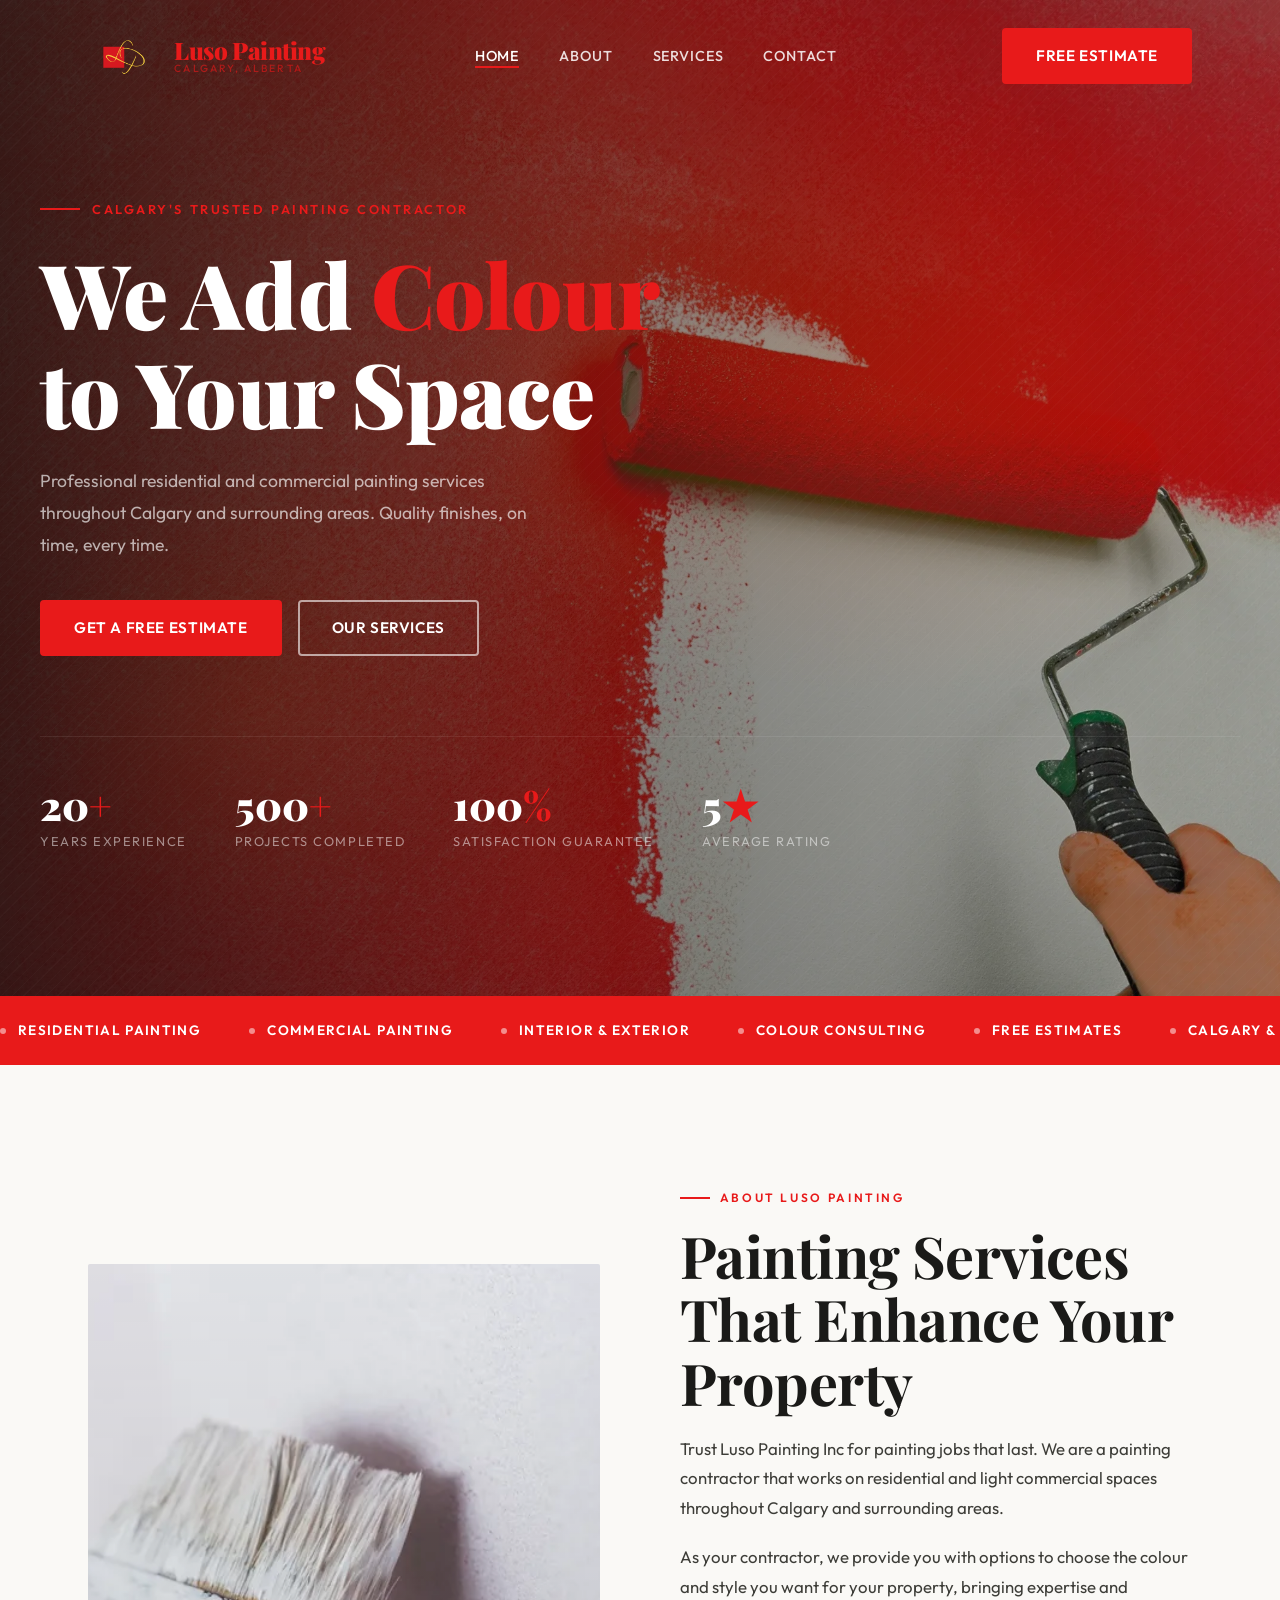
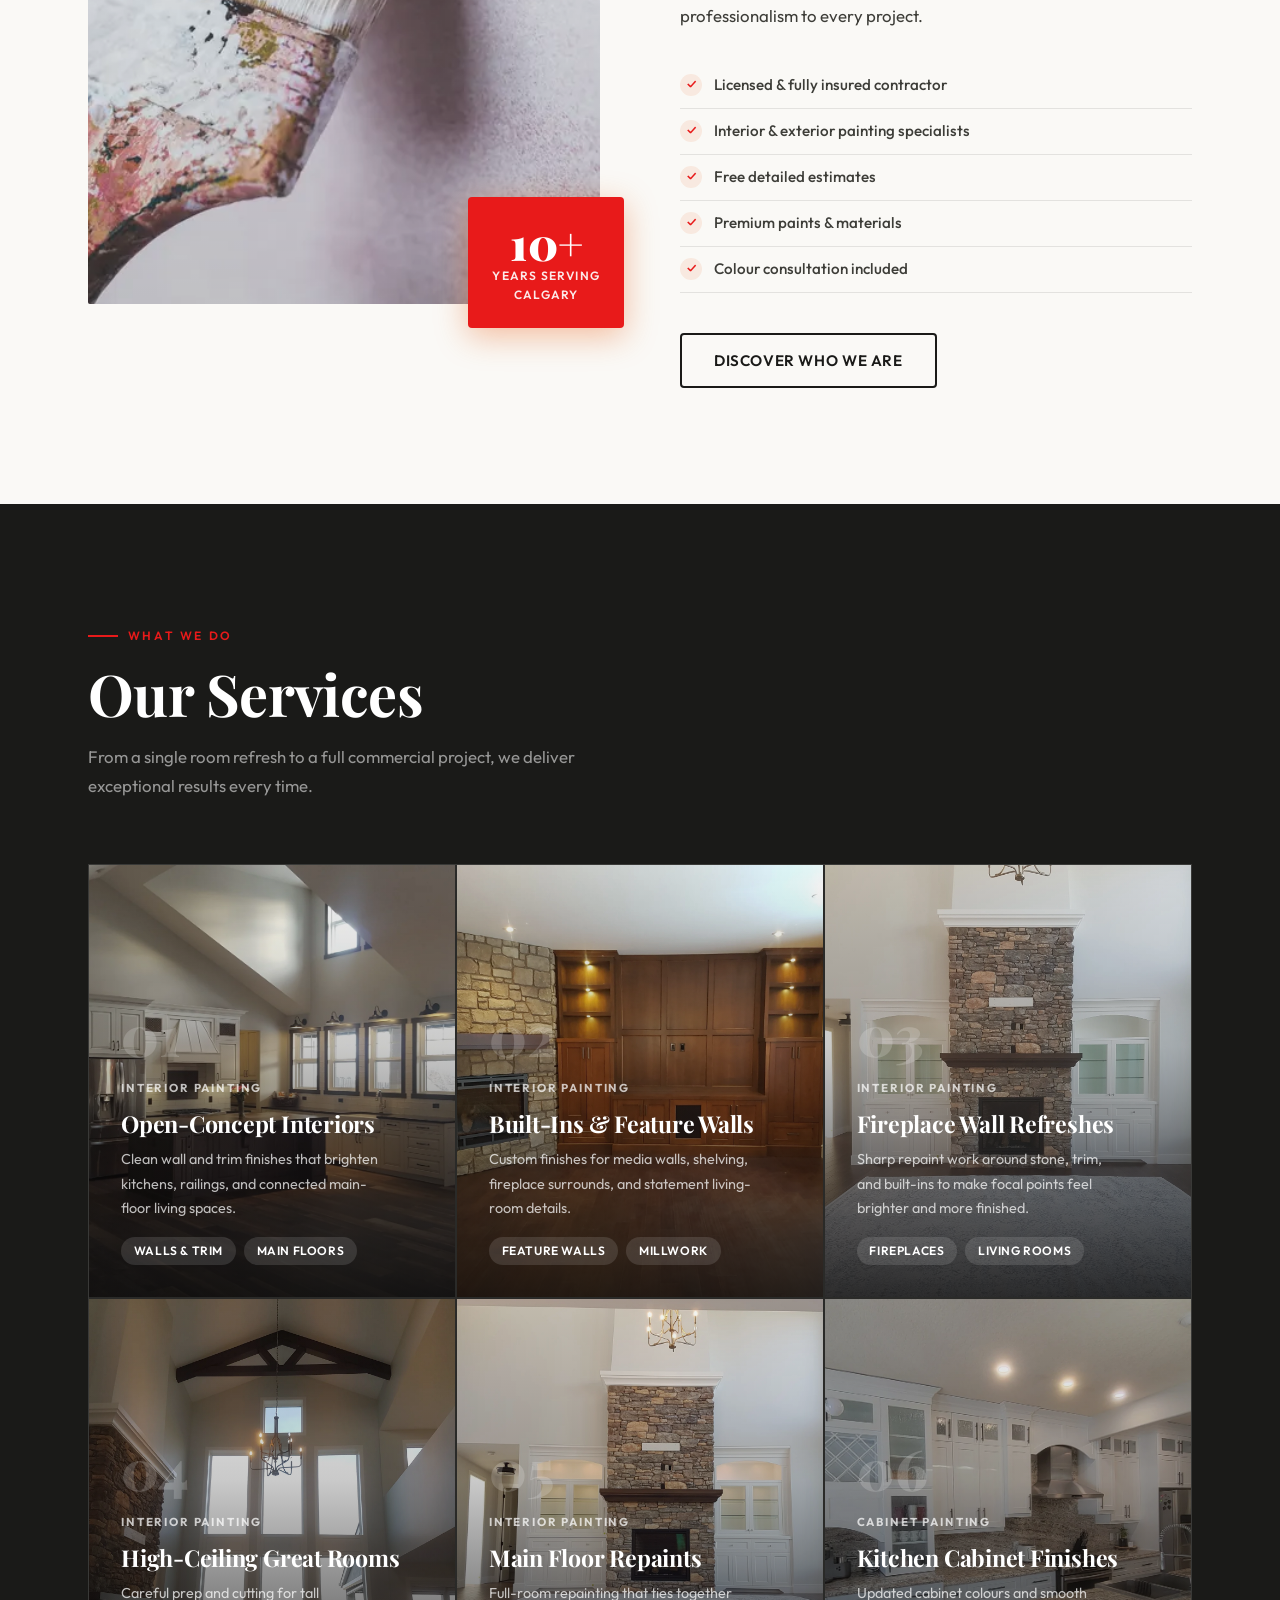
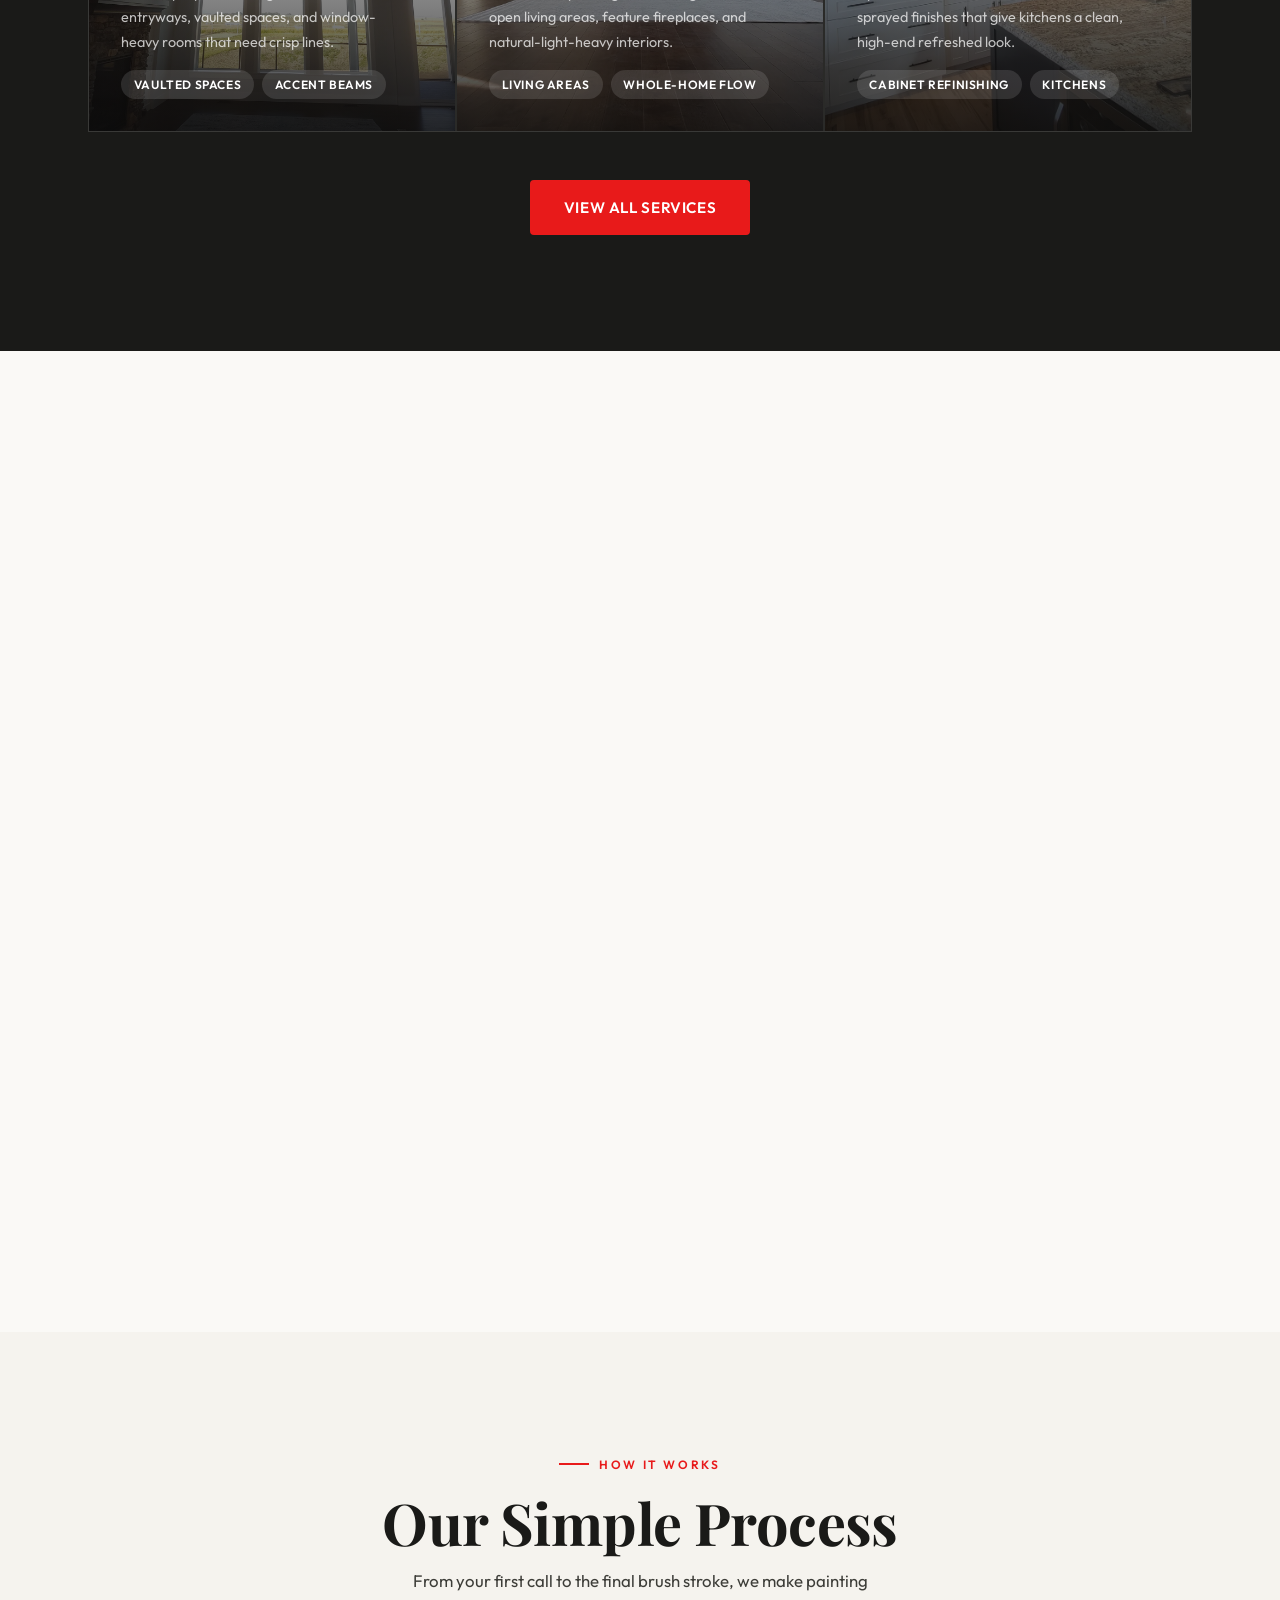
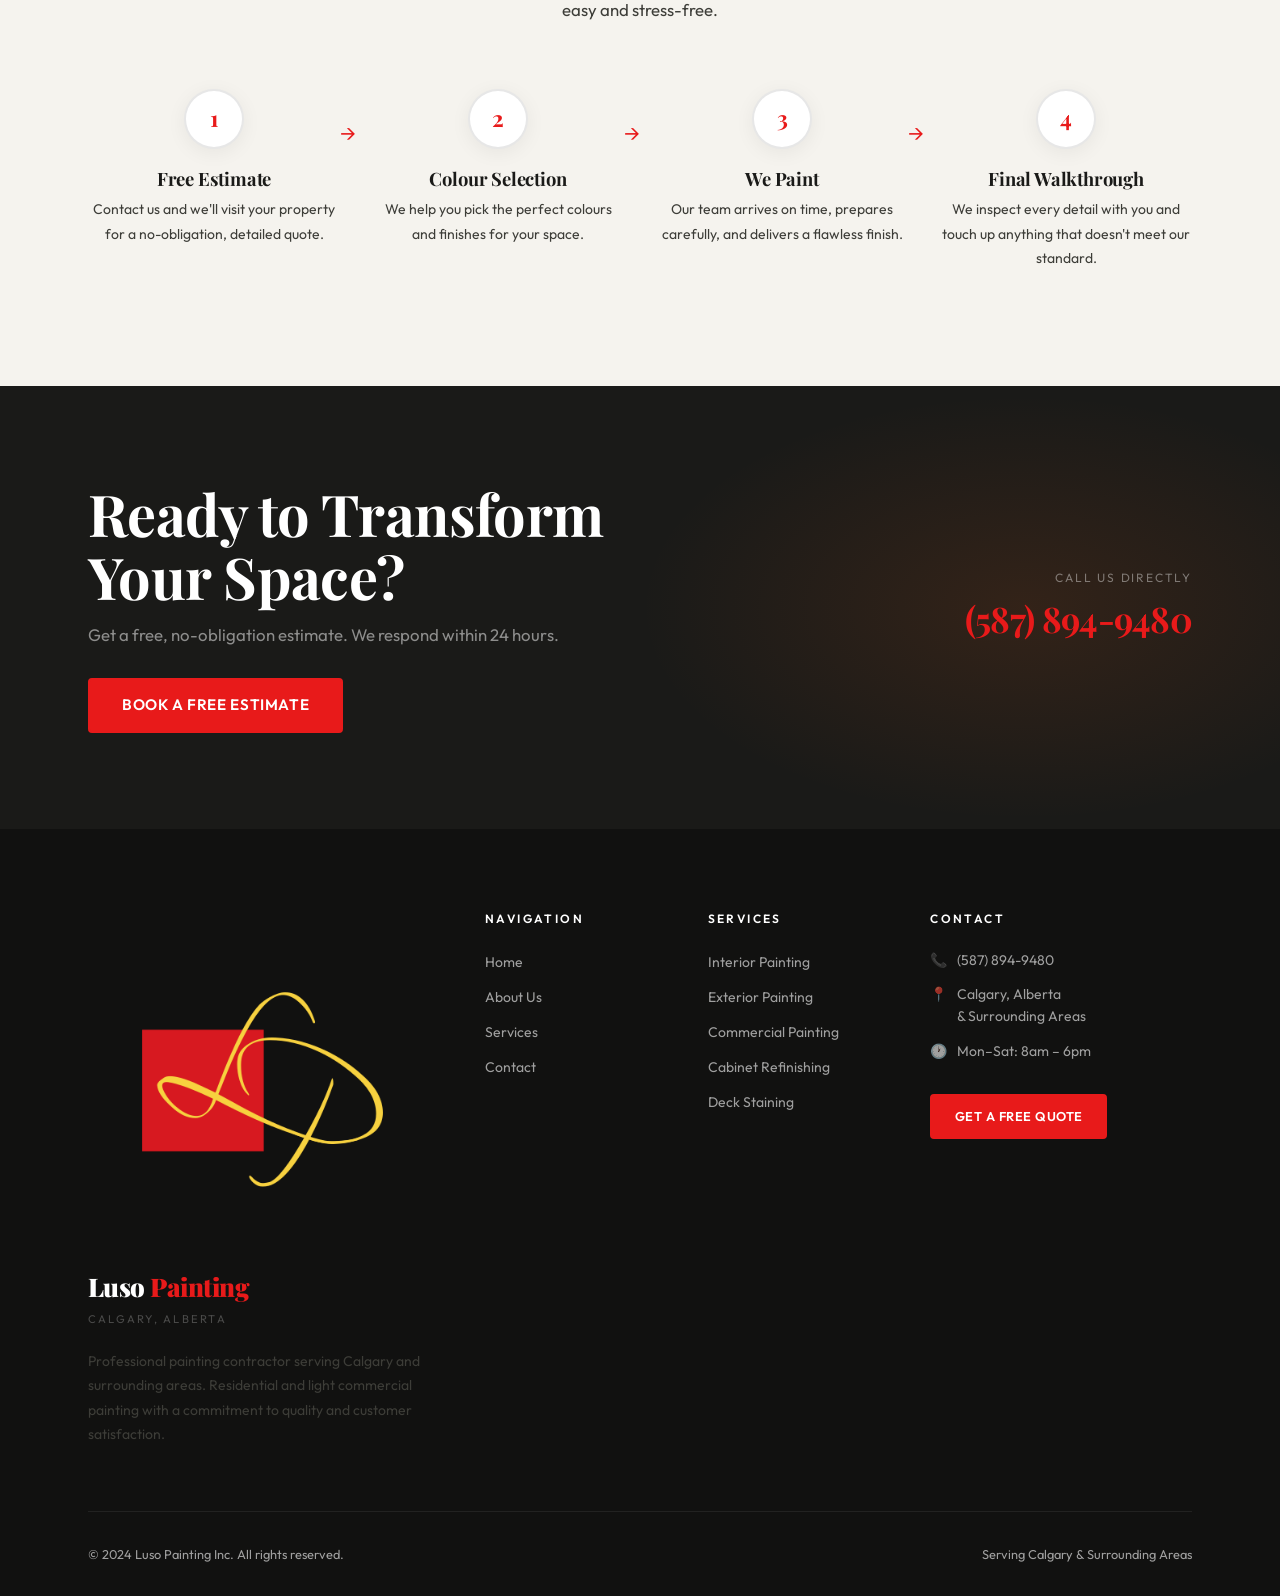
<file: index.html>
<!DOCTYPE html>
<html lang="en">
<head>
  <meta charset="UTF-8" />
  <meta name="viewport" content="width=device-width, initial-scale=1.0" />
  <title>Luso Painting Inc — Professional Painting Contractor Calgary</title>
  <meta name="description" content="Calgary's trusted painting contractor. Residential & commercial painting services throughout Calgary and surrounding areas. Call (587) 894-9480." />
  <link rel="stylesheet" href="css/style.css" />
  <link rel="preconnect" href="https://fonts.googleapis.com" />
  <link rel="preconnect" href="https://fonts.gstatic.com" crossorigin />
  <link rel="icon" type="image/svg+xml" href="images/logo.svg">
</head>
<body>

  <!-- ====== NAV ====== -->
  <nav class="nav">
    <div class="container">
      <div class="nav__inner">
        <a href="index.html" class="nav__logo" aria-label="Luso Painting home">
          <span class="brand-mark brand-mark--nav" aria-hidden="true">
            <img src="images/logo.png" alt="" class="brand-mark__asset">
          </span>
          <span class="nav__logo-copy">
            <span class="nav__logo-name">Luso<span> Painting</span></span>
            <span class="nav__logo-sub">Calgary, Alberta</span>
          </span>
        </a>
        <ul class="nav__links">
          <li><a href="index.html" data-page="index.html">Home</a></li>
          <li><a href="about.html" data-page="about.html">About</a></li>
          <li><a href="services.html" data-page="services.html">Services</a></li>
          <li><a href="contact.html" data-page="contact.html">Contact</a></li>
        </ul>
        <a href="contact.html" class="btn btn-primary nav__cta">Free Estimate</a>
        <button class="nav__hamburger" aria-label="Open menu">
          <div class="nav__hamburger-icon">
            <span></span><span></span><span></span>
          </div>
          <span class="nav__hamburger-label">Menu</span>
        </button>
      </div>
    </div>
  </nav>

  <!-- Mobile Menu -->
  <div class="nav__mobile" role="dialog" aria-label="Mobile navigation">
    <a href="index.html">Home</a>
    <a href="about.html">About</a>
    <a href="services.html">Services</a>
    <a href="contact.html">Contact</a>
    <a href="tel:5878949480" class="nav__mobile-phone">(587) 894-9480</a>
  </div>

  <!-- ====== HERO ====== -->
  <section class="hero">
    <div class="hero__bg"></div>
    <div class="hero__content container">
      <p class="hero__eyebrow">Calgary's Trusted Painting Contractor</p>
      <h1 class="hero__title">We Add <em>Colour</em><br>to Your Space</h1>
      <p class="hero__desc">Professional residential and commercial painting services throughout Calgary and surrounding areas. Quality finishes, on time, every time.</p>
      <div class="hero__actions">
        <a href="contact.html" class="btn btn-primary">Get a Free Estimate</a>
        <a href="services.html" class="btn btn-outline-white">Our Services</a>
      </div>
      <div class="hero__stats">
        <div>
          <div class="hero__stat-num">20<span>+</span></div>
          <div class="hero__stat-label">Years Experience</div>
        </div>
        <div>
          <div class="hero__stat-num">500<span>+</span></div>
          <div class="hero__stat-label">Projects Completed</div>
        </div>
        <div>
          <div class="hero__stat-num">100<span>%</span></div>
          <div class="hero__stat-label">Satisfaction Guarantee</div>
        </div>
        <div>
          <div class="hero__stat-num">5<span>★</span></div>
          <div class="hero__stat-label">Average Rating</div>
        </div>
      </div>
    </div>
  </section>

  <!-- ====== TICKER ====== -->
  <div class="intro-strip">
    <div class="intro-strip__track">
      <!-- duplicated for seamless loop -->
      <span class="intro-strip__item"><span class="intro-strip__dot"></span>Residential Painting</span>
      <span class="intro-strip__item"><span class="intro-strip__dot"></span>Commercial Painting</span>
      <span class="intro-strip__item"><span class="intro-strip__dot"></span>Interior & Exterior</span>
      <span class="intro-strip__item"><span class="intro-strip__dot"></span>Colour Consulting</span>
      <span class="intro-strip__item"><span class="intro-strip__dot"></span>Free Estimates</span>
      <span class="intro-strip__item"><span class="intro-strip__dot"></span>Calgary & Area</span>
      <span class="intro-strip__item"><span class="intro-strip__dot"></span>Fully Insured</span>
      <span class="intro-strip__item"><span class="intro-strip__dot"></span>Residential Painting</span>
      <span class="intro-strip__item"><span class="intro-strip__dot"></span>Commercial Painting</span>
      <span class="intro-strip__item"><span class="intro-strip__dot"></span>Interior & Exterior</span>
      <span class="intro-strip__item"><span class="intro-strip__dot"></span>Colour Consulting</span>
      <span class="intro-strip__item"><span class="intro-strip__dot"></span>Free Estimates</span>
      <span class="intro-strip__item"><span class="intro-strip__dot"></span>Calgary & Area</span>
      <span class="intro-strip__item"><span class="intro-strip__dot"></span>Fully Insured</span>
    </div>
  </div>

  <!-- ====== ABOUT INTRO ====== -->
  <section class="section">
    <div class="container">
      <div class="about-grid">
        <div class="about__img-wrap fade-up">
          <div class="about__img about__img--photo">
            <img src="images/paint.webp" alt="Luso Painting work in progress" class="media-photo" />
          </div>
          <div class="about__badge">
            <div class="about__badge-num">10+</div>
            <div class="about__badge-text">Years Serving<br>Calgary</div>
          </div>
        </div>
        <div class="fade-up">
          <p class="section-label">About Luso Painting</p>
          <h2>Painting Services That Enhance Your Property</h2>
          <p style="margin: 1.25rem 0;">Trust Luso Painting Inc for painting jobs that last. We are a painting contractor that works on residential and light commercial spaces throughout Calgary and surrounding areas.</p>
          <p>As your contractor, we provide you with options to choose the colour and style you want for your property, bringing expertise and professionalism to every project.</p>
          <ul class="about__list">
            <li>Licensed & fully insured contractor</li>
            <li>Interior & exterior painting specialists</li>
            <li>Free detailed estimates</li>
            <li>Premium paints & materials</li>
            <li>Colour consultation included</li>
          </ul>
          <a href="about.html" class="btn btn-outline" style="margin-top:0.5rem">Discover Who We Are</a>
        </div>
      </div>
    </div>
  </section>

  <!-- ====== SERVICES ====== -->
  <section class="section services">
    <div class="container">
      <div class="services__header fade-up">
        <p class="section-label" style="color:var(--orange)">What We Do</p>
        <h2>Our Services</h2>
        <p class="p-intro">From a single room refresh to a full commercial project, we deliver exceptional results every time.</p>
      </div>
      <div class="services__grid fade-up">
        <article class="service-card service-card--photo">
          <div class="service-card__media">
            <img src="images/services/20170216_092156.webp" alt="Freshly painted open-concept interior with kitchen and living area" />
          </div>
          <div class="service-card__content">
            <div class="service-card__num">01</div>
            <span class="service-card__eyebrow">Interior Painting</span>
            <h3>Open-Concept Interiors</h3>
            <p>Clean wall and trim finishes that brighten kitchens, railings, and connected main-floor living spaces.</p>
            <div class="service-card__tags">
              <span class="tag">Walls & Trim</span>
              <span class="tag">Main Floors</span>
            </div>
          </div>
        </article>
        <article class="service-card service-card--photo">
          <div class="service-card__media">
            <img src="images/services/20171103_092212.webp" alt="Living room with painted built-ins and stone fireplace feature wall" />
          </div>
          <div class="service-card__content">
            <div class="service-card__num">02</div>
            <span class="service-card__eyebrow">Interior Painting</span>
            <h3>Built-Ins & Feature Walls</h3>
            <p>Custom finishes for media walls, shelving, fireplace surrounds, and statement living-room details.</p>
            <div class="service-card__tags">
              <span class="tag">Feature Walls</span>
              <span class="tag">Millwork</span>
            </div>
          </div>
        </article>
        <article class="service-card service-card--photo">
          <div class="service-card__media">
            <img src="images/services/20190823_083235.webp" alt="Bright room with painted fireplace surround and built-in cabinetry" />
          </div>
          <div class="service-card__content">
            <div class="service-card__num">03</div>
            <span class="service-card__eyebrow">Interior Painting</span>
            <h3>Fireplace Wall Refreshes</h3>
            <p>Sharp repaint work around stone, trim, and built-ins to make focal points feel brighter and more finished.</p>
            <div class="service-card__tags">
              <span class="tag">Fireplaces</span>
              <span class="tag">Living Rooms</span>
            </div>
          </div>
        </article>
        <article class="service-card service-card--photo">
          <div class="service-card__media">
            <img src="images/services/20190823_083320.webp" alt="Tall vaulted interior with large windows and freshly painted walls" />
          </div>
          <div class="service-card__content">
            <div class="service-card__num">04</div>
            <span class="service-card__eyebrow">Interior Painting</span>
            <h3>High-Ceiling Great Rooms</h3>
            <p>Careful prep and cutting for tall entryways, vaulted spaces, and window-heavy rooms that need crisp lines.</p>
            <div class="service-card__tags">
              <span class="tag">Vaulted Spaces</span>
              <span class="tag">Accent Beams</span>
            </div>
          </div>
        </article>
        <article class="service-card service-card--photo">
          <div class="service-card__media">
            <img src="images/services/20190823_083411.webp" alt="Wide main floor living room with fireplace and fresh interior paint" />
          </div>
          <div class="service-card__content">
            <div class="service-card__num">05</div>
            <span class="service-card__eyebrow">Interior Painting</span>
            <h3>Main Floor Repaints</h3>
            <p>Full-room repainting that ties together open living areas, feature fireplaces, and natural-light-heavy interiors.</p>
            <div class="service-card__tags">
              <span class="tag">Living Areas</span>
              <span class="tag">Whole-Home Flow</span>
            </div>
          </div>
        </article>
        <article class="service-card service-card--photo">
          <div class="service-card__media">
            <img src="images/services/20240220_105309.webp" alt="Bright custom kitchen with painted cabinetry and island" />
          </div>
          <div class="service-card__content">
            <div class="service-card__num">06</div>
            <span class="service-card__eyebrow">Cabinet Painting</span>
            <h3>Kitchen Cabinet Finishes</h3>
            <p>Updated cabinet colours and smooth sprayed finishes that give kitchens a clean, high-end refreshed look.</p>
            <div class="service-card__tags">
              <span class="tag">Cabinet Refinishing</span>
              <span class="tag">Kitchens</span>
            </div>
          </div>
        </article>
      </div>
      <div style="text-align:center;margin-top:3rem;" class="fade-up">
        <a href="services.html" class="btn btn-primary">View All Services</a>
      </div>
    </div>
  </section>

  <!-- ====== WHY US ====== -->
  <section class="section">
    <div class="container">
      <div class="why-grid">
        <div>
          <p class="section-label fade-up">Why Choose Us</p>
          <h2 class="fade-up">Quality You Can Count On</h2>
          <div style="margin-top:2.5rem;">
            <div class="why__feature fade-up">
              <div class="why__icon">🏅</div>
              <div>
                <h4>Experienced Professionals</h4>
                <p>Over a decade of painting experience across Calgary. We know what works and what lasts in Alberta's climate.</p>
              </div>
            </div>
            <div class="why__feature fade-up">
              <div class="why__icon">📋</div>
              <div>
                <h4>Detailed Free Estimates</h4>
                <p>No surprises. We provide transparent, itemized quotes so you know exactly what you're getting before we start.</p>
              </div>
            </div>
            <div class="why__feature fade-up">
              <div class="why__icon">🧹</div>
              <div>
                <h4>Clean & Respectful Service</h4>
                <p>We protect your space, clean up thoroughly after every job, and treat your property like our own.</p>
              </div>
            </div>
            <div class="why__feature fade-up">
              <div class="why__icon">✅</div>
              <div>
                <h4>Satisfaction Guaranteed</h4>
                <p>We're not done until you're completely happy. Your satisfaction is our top priority on every project.</p>
              </div>
            </div>
          </div>
        </div>
        <div class="why__visual fade-up">
          <div class="why__circle">
            <div class="why__circle-inner">
              <div class="big">500+</div>
              <div class="small">Happy Clients<br>in Calgary</div>
            </div>
          </div>
        </div>
      </div>
    </div>
  </section>

  <!-- ====== PROCESS ====== -->
  <section class="section process">
    <div class="container">
      <div style="text-align:center" class="fade-up">
        <p class="section-label" style="justify-content:center">How It Works</p>
        <h2>Our Simple Process</h2>
        <p style="margin-top:0.75rem;max-width:480px;margin-left:auto;margin-right:auto">From your first call to the final brush stroke, we make painting easy and stress-free.</p>
      </div>
      <div class="process__steps">
        <div class="process__step fade-up">
          <div class="process__step-num">1</div>
          <h4>Free Estimate</h4>
          <p>Contact us and we'll visit your property for a no-obligation, detailed quote.</p>
        </div>
        <div class="process__step fade-up">
          <div class="process__step-num">2</div>
          <h4>Colour Selection</h4>
          <p>We help you pick the perfect colours and finishes for your space.</p>
        </div>
        <div class="process__step fade-up">
          <div class="process__step-num">3</div>
          <h4>We Paint</h4>
          <p>Our team arrives on time, prepares carefully, and delivers a flawless finish.</p>
        </div>
        <div class="process__step fade-up">
          <div class="process__step-num">4</div>
          <h4>Final Walkthrough</h4>
          <p>We inspect every detail with you and touch up anything that doesn't meet our standard.</p>
        </div>
      </div>
    </div>
  </section>

  <!-- ====== CTA BAND ====== -->
  <section class="cta-band">
    <div class="container">
      <div class="cta-band__inner">
        <div class="fade-up">
          <h2>Ready to Transform<br>Your Space?</h2>
          <p style="color:rgba(255,255,255,0.5);margin-top:0.75rem;">Get a free, no-obligation estimate. We respond within 24 hours.</p>
          <a href="contact.html" class="btn btn-primary" style="margin-top:1.75rem">Book a Free Estimate</a>
        </div>
        <div class="fade-up" style="text-align:right">
          <a href="tel:5878949480" class="cta-band__phone">
            <small>Call Us Directly</small>
            (587) 894-9480
          </a>
        </div>
      </div>
    </div>
  </section>

  <!-- ====== FOOTER ====== -->
  <footer>
    <div class="container">
      <div class="footer__grid">
        <div class="footer__brand">
          <span class="brand-mark brand-mark--footer" aria-hidden="true">
            <img src="images/logo.png" alt="" class="brand-mark__asset">
          </span>
          <div class="footer__brand-copy">
            <div class="footer__brand-name">Luso<span> Painting</span></div>
            <div class="footer__brand-tag">Calgary, Alberta</div>
            <p class="footer__brand-desc">Professional painting contractor serving Calgary and surrounding areas. Residential and light commercial painting with a commitment to quality and customer satisfaction.</p>
          </div>
        </div>
        <div class="footer__col">
          <h5>Navigation</h5>
          <ul>
            <li><a href="index.html">Home</a></li>
            <li><a href="about.html">About Us</a></li>
            <li><a href="services.html">Services</a></li>
            <li><a href="contact.html">Contact</a></li>
          </ul>
        </div>
        <div class="footer__col">
          <h5>Services</h5>
          <ul>
            <li><a href="services.html">Interior Painting</a></li>
            <li><a href="services.html">Exterior Painting</a></li>
            <li><a href="services.html">Commercial Painting</a></li>
            <li><a href="services.html">Cabinet Refinishing</a></li>
            <li><a href="services.html">Deck Staining</a></li>
          </ul>
        </div>
        <div class="footer__col">
          <h5>Contact</h5>
          <div class="footer__contact-item">📞 <span>(587) 894-9480</span></div>
          <div class="footer__contact-item">📍 <span>Calgary, Alberta<br>& Surrounding Areas</span></div>
          <div class="footer__contact-item">🕐 <span>Mon–Sat: 8am – 6pm</span></div>
          <a href="contact.html" class="btn btn-primary" style="margin-top:1.25rem;font-size:0.8rem;padding:0.65rem 1.4rem">Get a Free Quote</a>
        </div>
      </div>
      <div class="footer__bottom">
        <span>© 2024 Luso Painting Inc. All rights reserved.</span>
        <span>Serving Calgary & Surrounding Areas</span>
      </div>
    </div>
  </footer>

  <script src="js/main.js"></script>
</body>
</html>
</file>
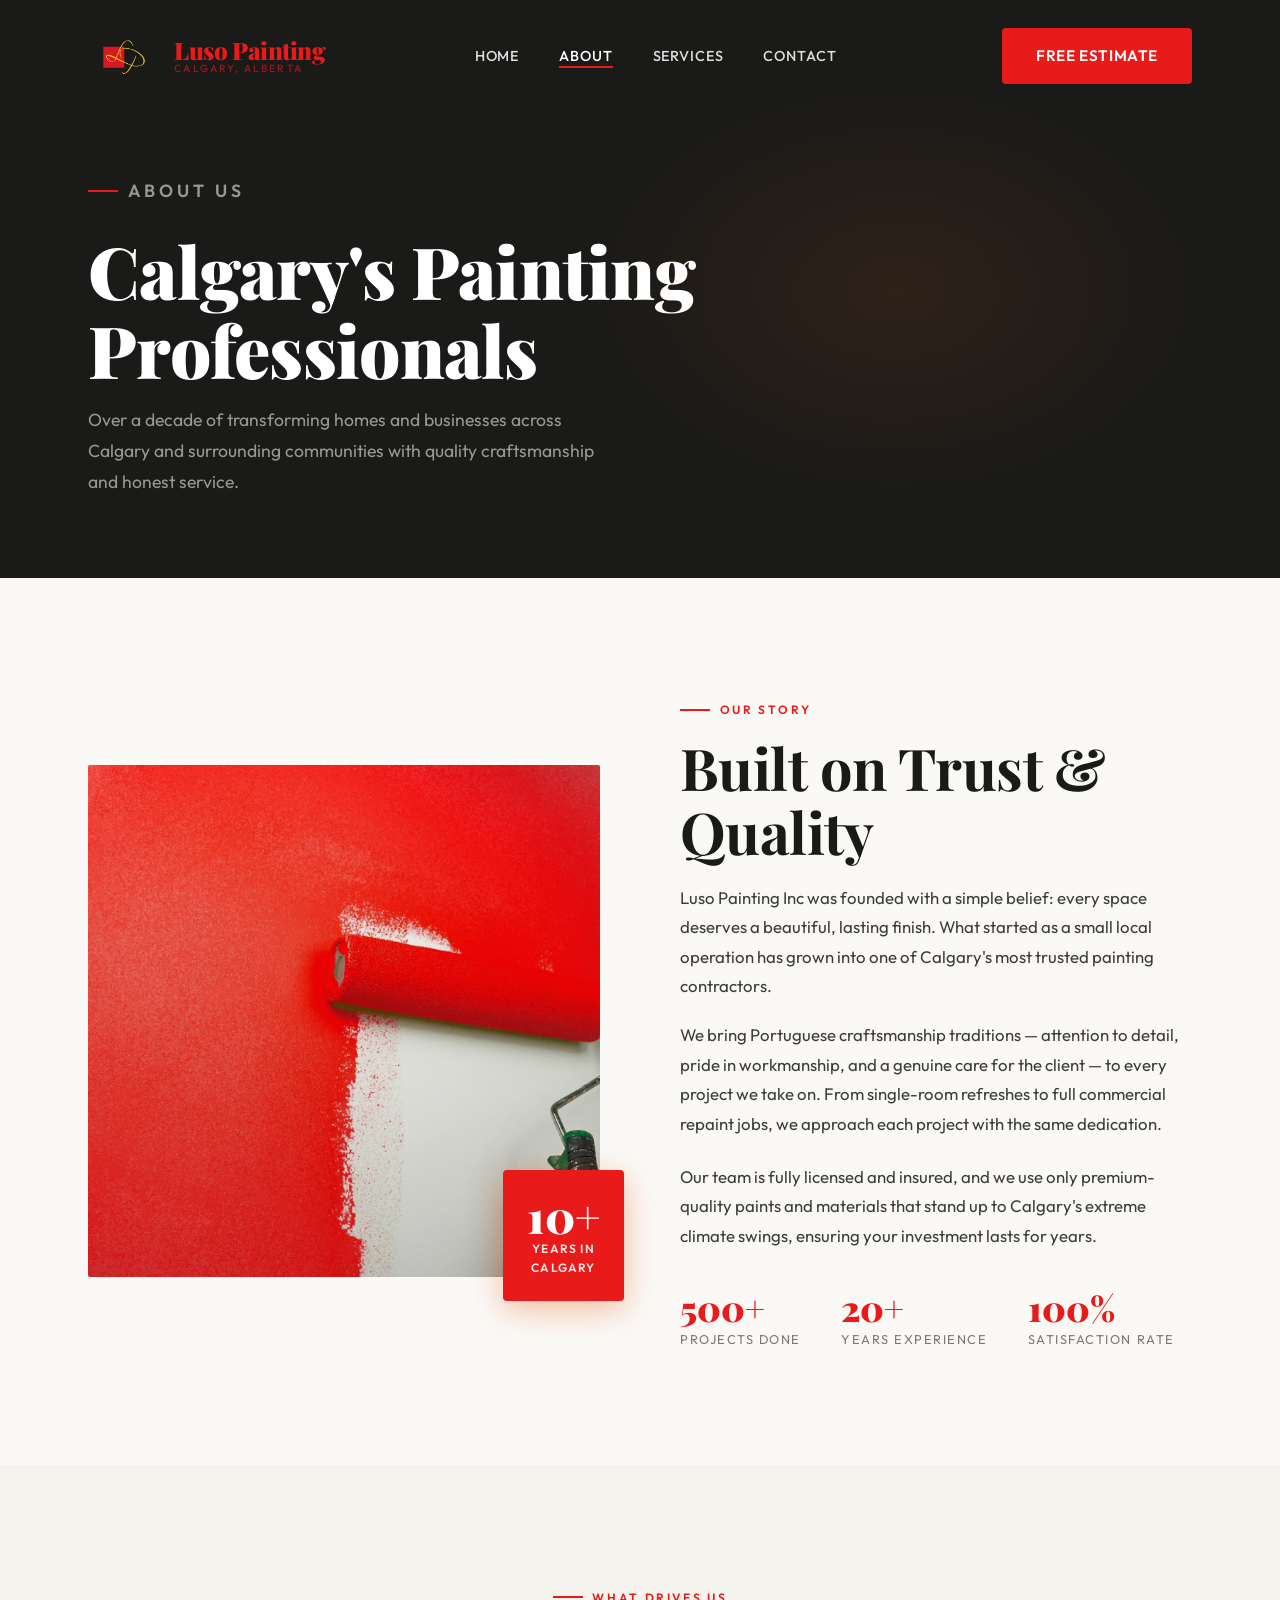
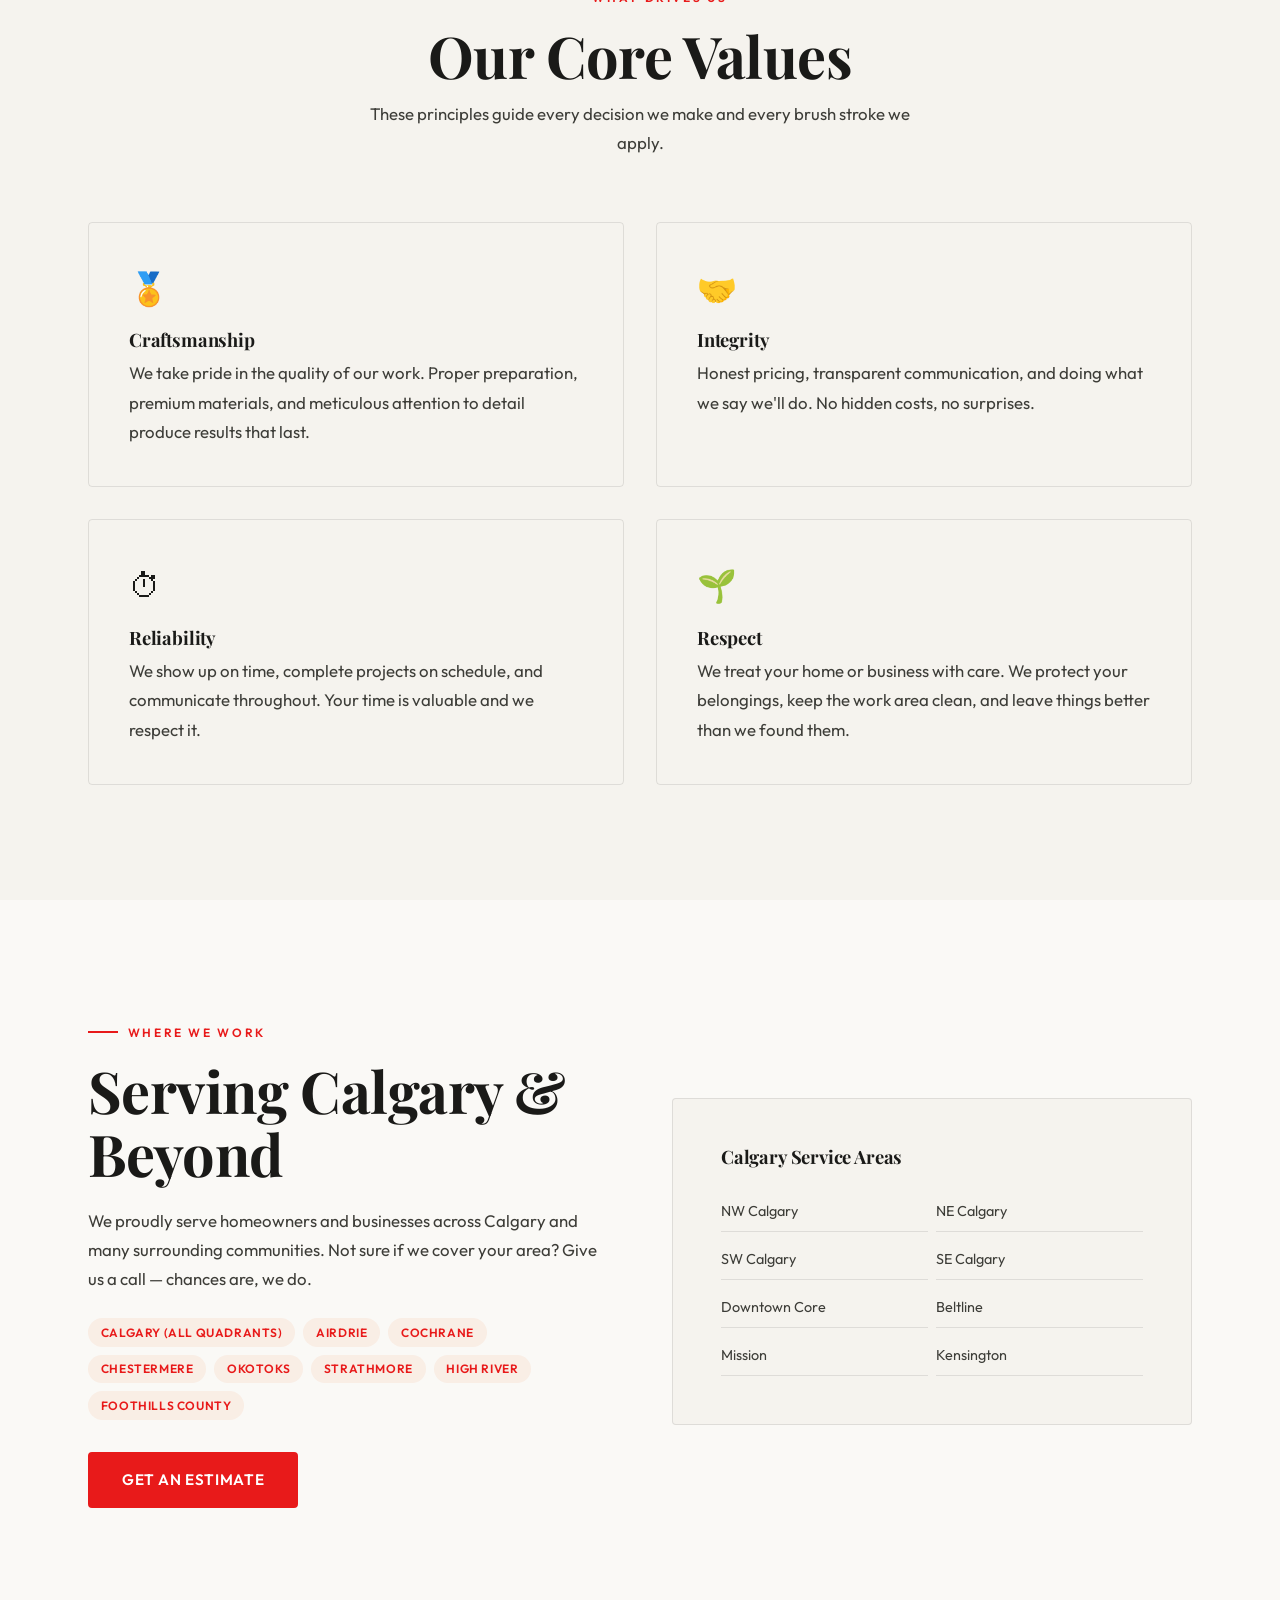
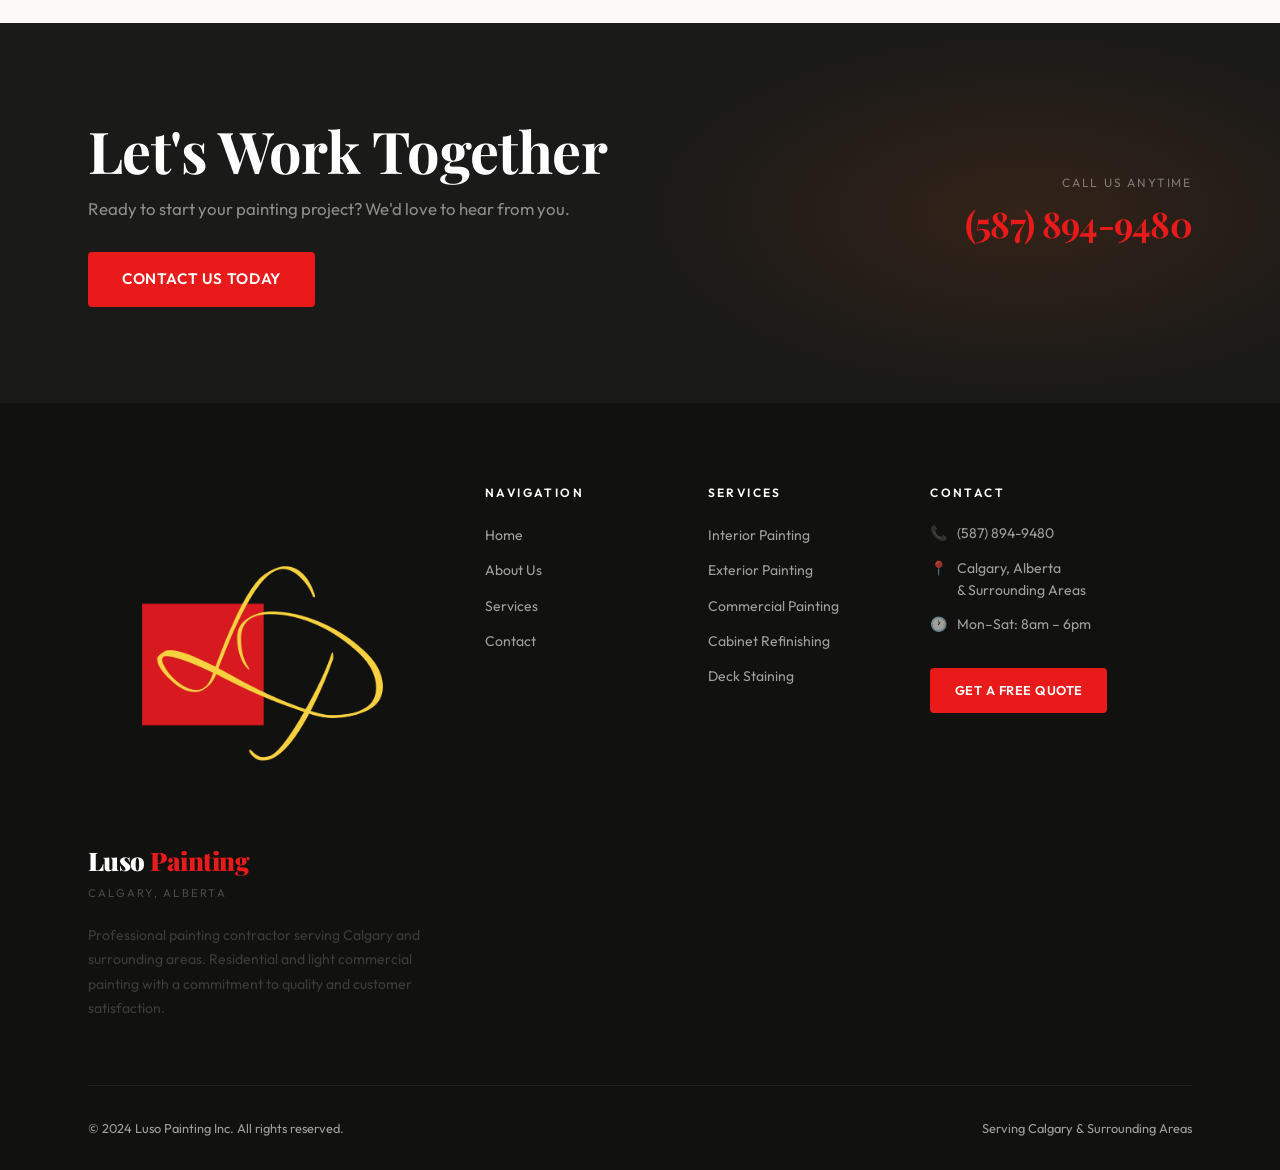
<file: about.html>
<!DOCTYPE html>
<html lang="en">
<head>
  <meta charset="UTF-8" />
  <meta name="viewport" content="width=device-width, initial-scale=1.0" />
  <title>About Us — Luso Painting Inc, Calgary</title>
  <meta name="description" content="Learn about Luso Painting Inc, Calgary's trusted painting contractor with over 10 years of experience in residential and commercial painting." />
  <link rel="stylesheet" href="css/style.css" />
  <link rel="preconnect" href="https://fonts.googleapis.com" />
  <link rel="preconnect" href="https://fonts.gstatic.com" crossorigin />
  <link rel="icon" type="image/svg+xml" href="images/logo.svg">
</head>
<body>

  <!-- ====== NAV ====== -->
  <nav class="nav scrolled">
    <div class="container">
      <div class="nav__inner">
        <a href="index.html" class="nav__logo" aria-label="Luso Painting home">
          <span class="brand-mark brand-mark--nav" aria-hidden="true">
            <img src="images/logo.png" alt="" class="brand-mark__asset">
          </span>
          <span class="nav__logo-copy">
            <span class="nav__logo-name">Luso<span> Painting</span></span>
            <span class="nav__logo-sub">Calgary, Alberta</span>
          </span>
        </a>
        <ul class="nav__links">
          <li><a href="index.html" data-page="index.html">Home</a></li>
          <li><a href="about.html" data-page="about.html">About</a></li>
          <li><a href="services.html" data-page="services.html">Services</a></li>
          <li><a href="contact.html" data-page="contact.html">Contact</a></li>
        </ul>
        <a href="contact.html" class="btn btn-primary nav__cta">Free Estimate</a>
        <button class="nav__hamburger" aria-label="Open menu">
          <div class="nav__hamburger-icon">
            <span></span><span></span><span></span>
          </div>
          <span class="nav__hamburger-label">Menu</span>
        </button>
      </div>
    </div>
  </nav>

  <div class="nav__mobile" role="dialog">
    <button class="nav__mobile-close">✕</button>
    <a href="index.html">Home</a>
    <a href="about.html">About</a>
    <a href="services.html">Services</a>
    <a href="contact.html">Contact</a>
    <a href="tel:5878949480" class="nav__mobile-phone">(587) 894-9480</a>
  </div>

  <!-- ====== PAGE HERO ====== -->
  <section class="page-hero">
    <div class="container page-hero__inner">
      <p class="section-label">About Us</p>
      <h1>Calgary's Painting<br>Professionals</h1>
      <p>Over a decade of transforming homes and businesses across Calgary and surrounding communities with quality craftsmanship and honest service.</p>
    </div>
  </section>

  <!-- ====== STORY ====== -->
  <section class="section">
    <div class="container">
      <div class="about-grid">
        <div class="about__img-wrap fade-up">
          <div class="about__img about__img--photo" style="aspect-ratio:1">
            <img src="images/front.webp" alt="Exterior painting project by Luso Painting" class="media-photo" />
          </div>
          <div class="about__badge">
            <div class="about__badge-num">10+</div>
            <div class="about__badge-text">Years in<br>Calgary</div>
          </div>
        </div>
        <div class="fade-up">
          <p class="section-label">Our Story</p>
          <h2>Built on Trust & Quality</h2>
          <p style="margin:1.25rem 0">Luso Painting Inc was founded with a simple belief: every space deserves a beautiful, lasting finish. What started as a small local operation has grown into one of Calgary's most trusted painting contractors.</p>
          <p style="margin-bottom:1.5rem">We bring Portuguese craftsmanship traditions — attention to detail, pride in workmanship, and a genuine care for the client — to every project we take on. From single-room refreshes to full commercial repaint jobs, we approach each project with the same dedication.</p>
          <p>Our team is fully licensed and insured, and we use only premium-quality paints and materials that stand up to Calgary's extreme climate swings, ensuring your investment lasts for years.</p>
          <div style="display:flex;gap:2.5rem;margin-top:2.5rem;flex-wrap:wrap">
            <div>
              <div style="font-family:'Playfair Display',serif;font-size:2.2rem;font-weight:900;color:var(--orange);line-height:1">500+</div>
              <div style="font-size:0.8rem;text-transform:uppercase;letter-spacing:0.12em;color:var(--muted);margin-top:0.25rem">Projects Done</div>
            </div>
            <div>
              <div style="font-family:'Playfair Display',serif;font-size:2.2rem;font-weight:900;color:var(--orange);line-height:1">20+</div>
              <div style="font-size:0.8rem;text-transform:uppercase;letter-spacing:0.12em;color:var(--muted);margin-top:0.25rem">Years Experience</div>
            </div>
            <div>
              <div style="font-family:'Playfair Display',serif;font-size:2.2rem;font-weight:900;color:var(--orange);line-height:1">100%</div>
              <div style="font-size:0.8rem;text-transform:uppercase;letter-spacing:0.12em;color:var(--muted);margin-top:0.25rem">Satisfaction Rate</div>
            </div>
          </div>
        </div>
      </div>
    </div>
  </section>

  <!-- ====== VALUES ====== -->
  <section class="section" style="background:var(--off-white)">
    <div class="container">
      <div style="text-align:center;max-width:560px;margin:0 auto" class="fade-up">
        <p class="section-label" style="justify-content:center">What Drives Us</p>
        <h2>Our Core Values</h2>
        <p style="margin-top:0.75rem">These principles guide every decision we make and every brush stroke we apply.</p>
      </div>
      <div class="values-grid">
        <div class="value-card fade-up">
          <div class="value-card__icon">🏅</div>
          <h4>Craftsmanship</h4>
          <p>We take pride in the quality of our work. Proper preparation, premium materials, and meticulous attention to detail produce results that last.</p>
        </div>
        <div class="value-card fade-up">
          <div class="value-card__icon">🤝</div>
          <h4>Integrity</h4>
          <p>Honest pricing, transparent communication, and doing what we say we'll do. No hidden costs, no surprises.</p>
        </div>
        <div class="value-card fade-up">
          <div class="value-card__icon">⏱</div>
          <h4>Reliability</h4>
          <p>We show up on time, complete projects on schedule, and communicate throughout. Your time is valuable and we respect it.</p>
        </div>
        <div class="value-card fade-up">
          <div class="value-card__icon">🌱</div>
          <h4>Respect</h4>
          <p>We treat your home or business with care. We protect your belongings, keep the work area clean, and leave things better than we found them.</p>
        </div>
      </div>
    </div>
  </section>

  <!-- ====== SERVICE AREA ====== -->
  <section class="section">
    <div class="container">
      <div style="display:grid;grid-template-columns:1fr 1fr;gap:4rem;align-items:center">
        <div class="fade-up">
          <p class="section-label">Where We Work</p>
          <h2>Serving Calgary &amp; Beyond</h2>
          <p style="margin:1.25rem 0">We proudly serve homeowners and businesses across Calgary and many surrounding communities. Not sure if we cover your area? Give us a call — chances are, we do.</p>
          <div style="display:flex;flex-wrap:wrap;gap:0.5rem;margin-top:1.5rem">
            <span class="tag">Calgary (All Quadrants)</span>
            <span class="tag">Airdrie</span>
            <span class="tag">Cochrane</span>
            <span class="tag">Chestermere</span>
            <span class="tag">Okotoks</span>
            <span class="tag">Strathmore</span>
            <span class="tag">High River</span>
            <span class="tag">Foothills County</span>
          </div>
          <a href="contact.html" class="btn btn-primary" style="margin-top:2rem">Get an Estimate</a>
        </div>
        <div class="fade-up" style="background:var(--off-white);border-radius:4px;padding:3rem;border:1px solid var(--border)">
          <h4 style="margin-bottom:1.5rem">Calgary Service Areas</h4>
          <div style="display:grid;grid-template-columns:1fr 1fr;gap:0.5rem">
            <div style="font-size:0.9rem;padding:0.5rem 0;border-bottom:1px solid var(--border);color:var(--slate)">NW Calgary</div>
            <div style="font-size:0.9rem;padding:0.5rem 0;border-bottom:1px solid var(--border);color:var(--slate)">NE Calgary</div>
            <div style="font-size:0.9rem;padding:0.5rem 0;border-bottom:1px solid var(--border);color:var(--slate)">SW Calgary</div>
            <div style="font-size:0.9rem;padding:0.5rem 0;border-bottom:1px solid var(--border);color:var(--slate)">SE Calgary</div>
            <div style="font-size:0.9rem;padding:0.5rem 0;border-bottom:1px solid var(--border);color:var(--slate)">Downtown Core</div>
            <div style="font-size:0.9rem;padding:0.5rem 0;border-bottom:1px solid var(--border);color:var(--slate)">Beltline</div>
            <div style="font-size:0.9rem;padding:0.5rem 0;border-bottom:1px solid var(--border);color:var(--slate)">Mission</div>
            <div style="font-size:0.9rem;padding:0.5rem 0;border-bottom:1px solid var(--border);color:var(--slate)">Kensington</div>
          </div>
        </div>
      </div>
    </div>
  </section>

  <!-- ====== CTA BAND ====== -->
  <section class="cta-band">
    <div class="container">
      <div class="cta-band__inner">
        <div class="fade-up">
          <h2>Let's Work Together</h2>
          <p style="color:rgba(255,255,255,0.5);margin-top:0.75rem;">Ready to start your painting project? We'd love to hear from you.</p>
          <a href="contact.html" class="btn btn-primary" style="margin-top:1.75rem">Contact Us Today</a>
        </div>
        <div class="fade-up" style="text-align:right">
          <a href="tel:5878949480" class="cta-band__phone">
            <small>Call Us Anytime</small>
            (587) 894-9480
          </a>
        </div>
      </div>
    </div>
  </section>

  <!-- ====== FOOTER ====== -->
  <footer>
    <div class="container">
      <div class="footer__grid">
        <div class="footer__brand">
          <span class="brand-mark brand-mark--footer" aria-hidden="true">
            <img src="images/logo.png" alt="" class="brand-mark__asset">
          </span>
          <div class="footer__brand-copy">
            <div class="footer__brand-name">Luso<span> Painting</span></div>
            <div class="footer__brand-tag">Calgary, Alberta</div>
            <p class="footer__brand-desc">Professional painting contractor serving Calgary and surrounding areas. Residential and light commercial painting with a commitment to quality and customer satisfaction.</p>
          </div>
        </div>
        <div class="footer__col">
          <h5>Navigation</h5>
          <ul>
            <li><a href="index.html">Home</a></li>
            <li><a href="about.html">About Us</a></li>
            <li><a href="services.html">Services</a></li>
            <li><a href="contact.html">Contact</a></li>
          </ul>
        </div>
        <div class="footer__col">
          <h5>Services</h5>
          <ul>
            <li><a href="services.html">Interior Painting</a></li>
            <li><a href="services.html">Exterior Painting</a></li>
            <li><a href="services.html">Commercial Painting</a></li>
            <li><a href="services.html">Cabinet Refinishing</a></li>
            <li><a href="services.html">Deck Staining</a></li>
          </ul>
        </div>
        <div class="footer__col">
          <h5>Contact</h5>
          <div class="footer__contact-item">📞 <span>(587) 894-9480</span></div>
          <div class="footer__contact-item">📍 <span>Calgary, Alberta<br>& Surrounding Areas</span></div>
          <div class="footer__contact-item">🕐 <span>Mon–Sat: 8am – 6pm</span></div>
          <a href="contact.html" class="btn btn-primary" style="margin-top:1.25rem;font-size:0.8rem;padding:0.65rem 1.4rem">Get a Free Quote</a>
        </div>
      </div>
      <div class="footer__bottom">
        <span>© 2024 Luso Painting Inc. All rights reserved.</span>
        <span>Serving Calgary & Surrounding Areas</span>
      </div>
    </div>
  </footer>

  <script src="js/main.js"></script>
</body>
</html>
</file>
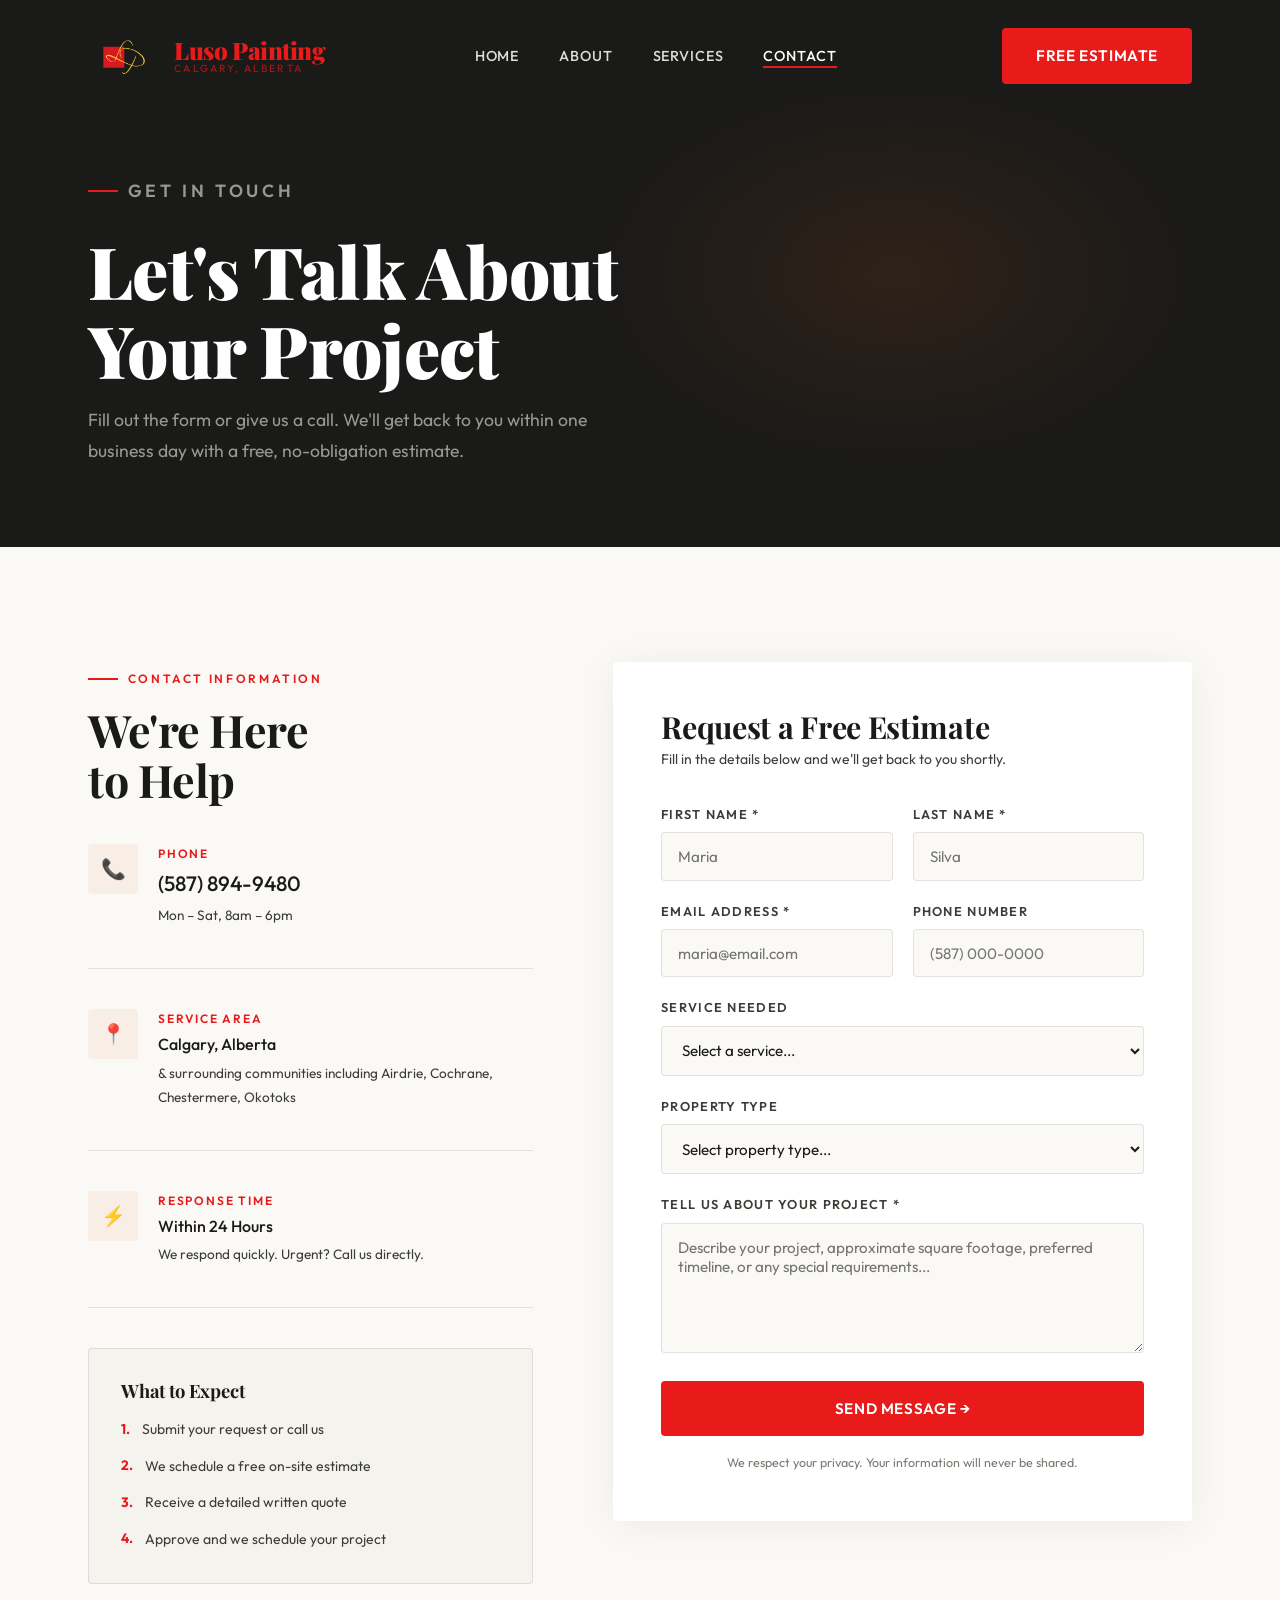
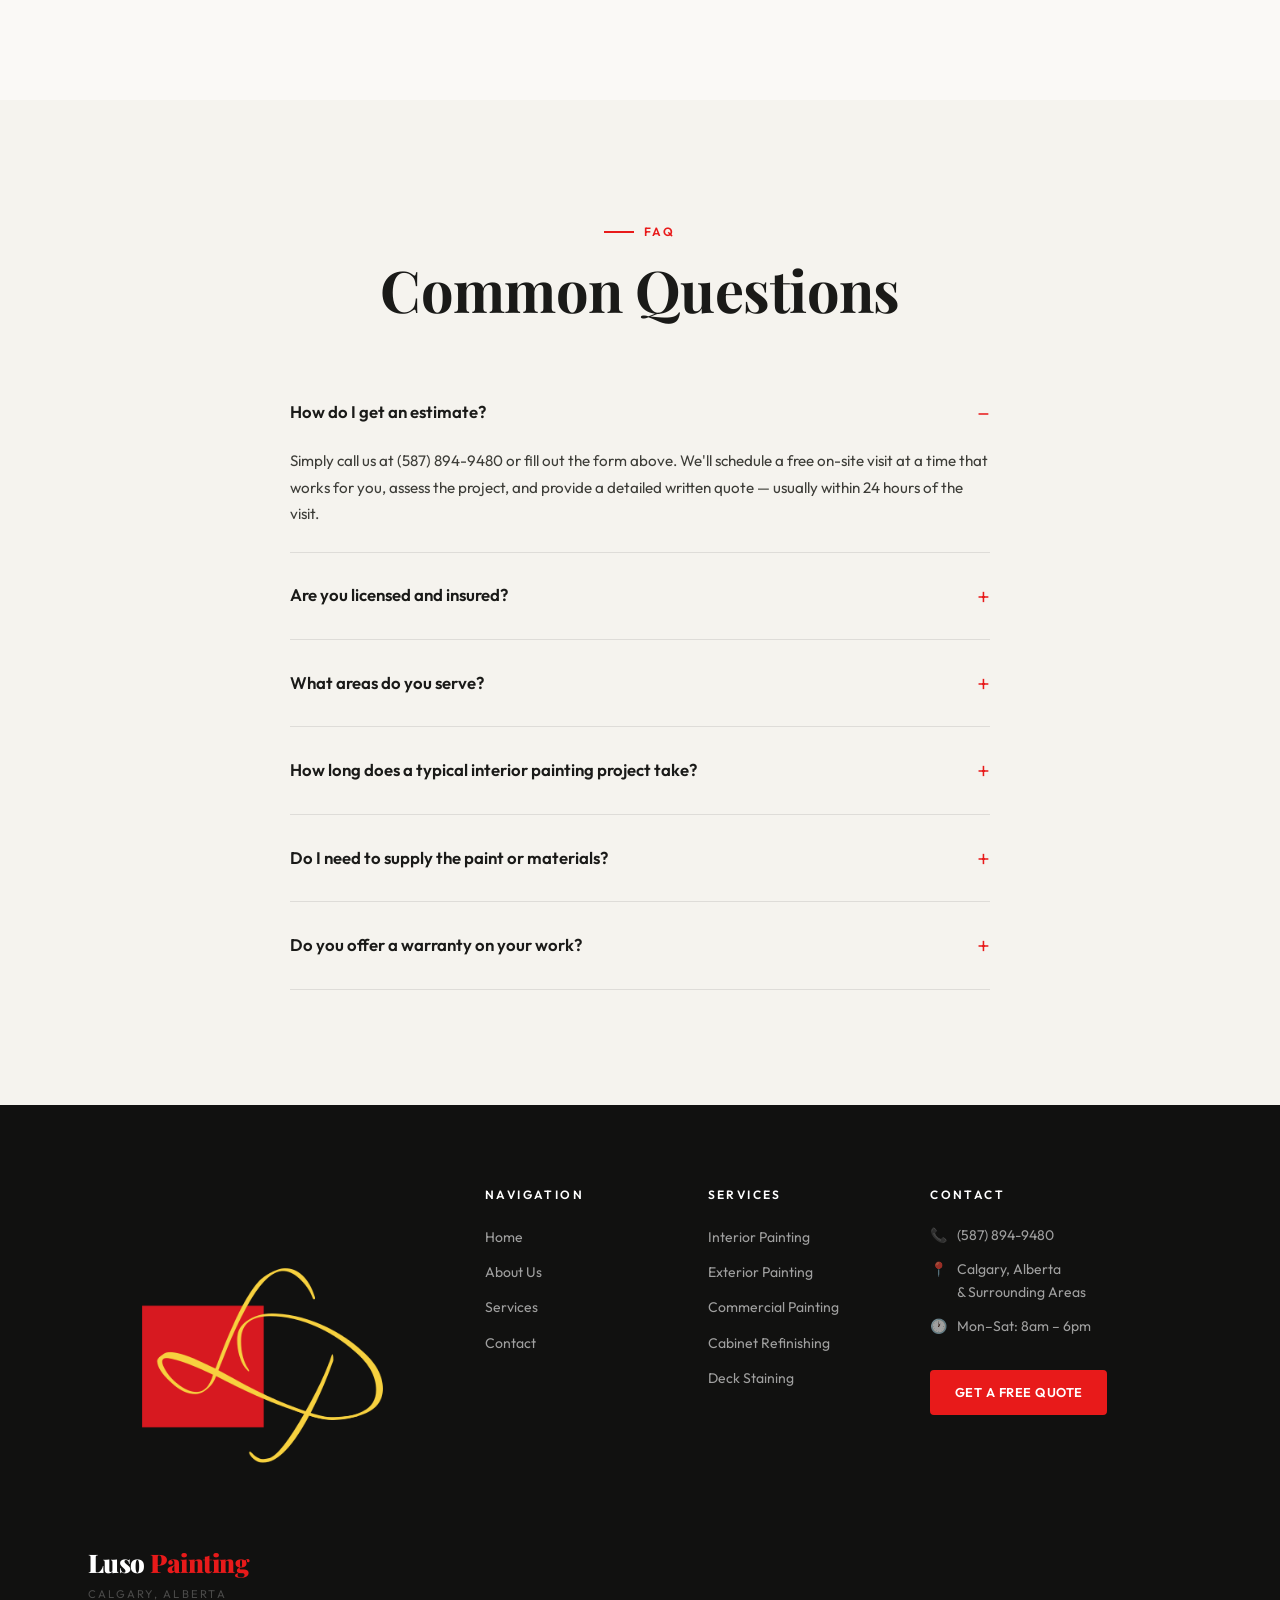
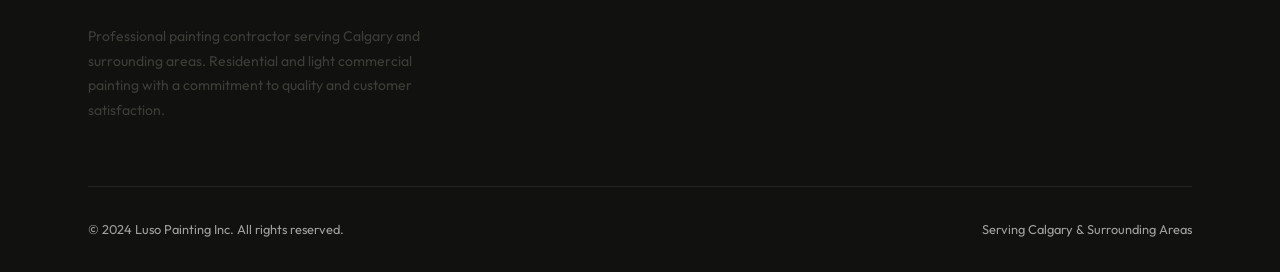
<file: contact.html>
<!DOCTYPE html>
<html lang="en">
<head>
  <meta charset="UTF-8" />
  <meta name="viewport" content="width=device-width, initial-scale=1.0" />
  <title>Contact Us — Luso Painting Inc, Calgary</title>
  <meta name="description" content="Contact Luso Painting Inc for a free painting estimate in Calgary. Call (587) 894-9480 or fill out our online form." />
  <link rel="stylesheet" href="css/style.css" />
  <link rel="preconnect" href="https://fonts.googleapis.com" />
  <link rel="preconnect" href="https://fonts.gstatic.com" crossorigin />
  <link rel="icon" type="image/svg+xml" href="images/logo.svg">
</head>
<body>

  <!-- ====== NAV ====== -->
  <nav class="nav scrolled">
    <div class="container">
      <div class="nav__inner">
        <a href="index.html" class="nav__logo" aria-label="Luso Painting home">
          <span class="brand-mark brand-mark--nav" aria-hidden="true">
            <img src="images/logo.png" alt="" class="brand-mark__asset">
          </span>
          <span class="nav__logo-copy">
            <span class="nav__logo-name">Luso<span> Painting</span></span>
            <span class="nav__logo-sub">Calgary, Alberta</span>
          </span>
        </a>
        <ul class="nav__links">
          <li><a href="index.html" data-page="index.html">Home</a></li>
          <li><a href="about.html" data-page="about.html">About</a></li>
          <li><a href="services.html" data-page="services.html">Services</a></li>
          <li><a href="contact.html" data-page="contact.html">Contact</a></li>
        </ul>
        <a href="contact.html" class="btn btn-primary nav__cta">Free Estimate</a>
        <button class="nav__hamburger" aria-label="Open menu">
          <div class="nav__hamburger-icon">
            <span></span><span></span><span></span>
          </div>
          <span class="nav__hamburger-label">Menu</span>
        </button>
      </div>
    </div>
  </nav>

  <div class="nav__mobile" role="dialog">
    <button class="nav__mobile-close">✕</button>
    <a href="index.html">Home</a>
    <a href="about.html">About</a>
    <a href="services.html">Services</a>
    <a href="contact.html">Contact</a>
    <a href="tel:5878949480" class="nav__mobile-phone">(587) 894-9480</a>
  </div>

  <!-- ====== PAGE HERO ====== -->
  <section class="page-hero">
    <div class="container page-hero__inner">
      <p class="section-label">Get In Touch</p>
      <h1>Let's Talk About<br>Your Project</h1>
      <p>Fill out the form or give us a call. We'll get back to you within one business day with a free, no-obligation estimate.</p>
    </div>
  </section>

  <!-- ====== CONTACT SECTION ====== -->
  <section class="section">
    <div class="container">
      <div class="contact-grid">

        <!-- Info Column -->
        <div>
          <p class="section-label fade-up">Contact Information</p>
          <h2 class="fade-up" style="font-size:clamp(1.8rem,3.5vw,2.8rem);margin-bottom:2.5rem">We're Here<br>to Help</h2>

          <div class="contact-info__item fade-up">
            <div class="contact-info__icon">📞</div>
            <div>
              <div class="contact-info__label">Phone</div>
              <a href="tel:5878949480" class="contact-info__value" style="font-size:1.3rem">(587) 894-9480</a>
              <p style="font-size:0.85rem;margin-top:0.25rem">Mon – Sat, 8am – 6pm</p>
            </div>
          </div>

          <div class="contact-info__item fade-up">
            <div class="contact-info__icon">📍</div>
            <div>
              <div class="contact-info__label">Service Area</div>
              <div class="contact-info__value">Calgary, Alberta</div>
              <p style="font-size:0.85rem;margin-top:0.25rem">& surrounding communities including Airdrie, Cochrane, Chestermere, Okotoks</p>
            </div>
          </div>

          <div class="contact-info__item fade-up">
            <div class="contact-info__icon">⚡</div>
            <div>
              <div class="contact-info__label">Response Time</div>
              <div class="contact-info__value">Within 24 Hours</div>
              <p style="font-size:0.85rem;margin-top:0.25rem">We respond quickly. Urgent? Call us directly.</p>
            </div>
          </div>

          <div class="fade-up" style="background:var(--off-white);border-radius:4px;padding:2rem;border:1px solid var(--border);margin-top:1rem">
            <h4 style="margin-bottom:1rem">What to Expect</h4>
            <div style="display:flex;flex-direction:column;gap:0.75rem">
              <div style="display:flex;gap:0.75rem;align-items:center">
                <span style="color:var(--orange);font-weight:700;font-size:0.85rem">1.</span>
                <p style="font-size:0.875rem;margin:0">Submit your request or call us</p>
              </div>
              <div style="display:flex;gap:0.75rem;align-items:center">
                <span style="color:var(--orange);font-weight:700;font-size:0.85rem">2.</span>
                <p style="font-size:0.875rem;margin:0">We schedule a free on-site estimate</p>
              </div>
              <div style="display:flex;gap:0.75rem;align-items:center">
                <span style="color:var(--orange);font-weight:700;font-size:0.85rem">3.</span>
                <p style="font-size:0.875rem;margin:0">Receive a detailed written quote</p>
              </div>
              <div style="display:flex;gap:0.75rem;align-items:center">
                <span style="color:var(--orange);font-weight:700;font-size:0.85rem">4.</span>
                <p style="font-size:0.875rem;margin:0">Approve and we schedule your project</p>
              </div>
            </div>
          </div>
        </div>

        <!-- Form Column -->
        <div class="contact-form fade-up">
          <h3 style="margin-bottom:0.25rem">Request a Free Estimate</h3>
          <p style="font-size:0.875rem;margin-bottom:2rem">Fill in the details below and we'll get back to you shortly.</p>
          <form novalidate>
            <div class="form-row">
              <div class="form-group">
                <label for="fname">First Name *</label>
                <input type="text" id="fname" name="fname" placeholder="Maria" required />
              </div>
              <div class="form-group">
                <label for="lname">Last Name *</label>
                <input type="text" id="lname" name="lname" placeholder="Silva" required />
              </div>
            </div>
            <div class="form-row">
              <div class="form-group">
                <label for="email">Email Address *</label>
                <input type="email" id="email" name="email" placeholder="maria@email.com" required />
              </div>
              <div class="form-group">
                <label for="phone">Phone Number</label>
                <input type="tel" id="phone" name="phone" placeholder="(587) 000-0000" />
              </div>
            </div>
            <div class="form-group">
              <label for="service">Service Needed</label>
              <select id="service" name="service">
                <option value="" disabled selected>Select a service...</option>
                <option>Interior Painting</option>
                <option>Exterior Painting</option>
                <option>Commercial Painting</option>
                <option>Cabinet Refinishing</option>
                <option>Deck & Fence Staining</option>
                <option>Colour Consulting</option>
                <option>Not Sure — Need Advice</option>
              </select>
            </div>
            <div class="form-group">
              <label for="property">Property Type</label>
              <select id="property" name="property">
                <option value="" disabled selected>Select property type...</option>
                <option>Single Family Home</option>
                <option>Townhouse / Condo</option>
                <option>Commercial / Office</option>
                <option>Rental Property</option>
                <option>Other</option>
              </select>
            </div>
            <div class="form-group">
              <label for="message">Tell Us About Your Project *</label>
              <textarea id="message" name="message" rows="5" placeholder="Describe your project, approximate square footage, preferred timeline, or any special requirements..." required></textarea>
            </div>
            <button type="submit" class="btn btn-primary" style="width:100%;justify-content:center;padding:1rem">
              Send Message &rarr;
            </button>
            <p style="font-size:0.78rem;color:var(--muted);text-align:center;margin-top:1rem">
              We respect your privacy. Your information will never be shared.
            </p>
          </form>
        </div>

      </div>
    </div>
  </section>

  <!-- ====== FAQ ====== -->
  <section class="section" style="background:var(--off-white)">
    <div class="container">
      <div style="max-width:700px;margin:0 auto">
        <div style="text-align:center" class="fade-up">
          <p class="section-label" style="justify-content:center">FAQ</p>
          <h2>Common Questions</h2>
        </div>
        <div style="margin-top:3rem">
          <details class="faq-item fade-up" open>
            <summary>How do I get an estimate?</summary>
            <p>Simply call us at (587) 894-9480 or fill out the form above. We'll schedule a free on-site visit at a time that works for you, assess the project, and provide a detailed written quote — usually within 24 hours of the visit.</p>
          </details>
          <details class="faq-item fade-up">
            <summary>Are you licensed and insured?</summary>
            <p>Yes. Luso Painting Inc is fully licensed as a painting contractor in Alberta and carries comprehensive general liability insurance. We're happy to provide proof of insurance upon request.</p>
          </details>
          <details class="faq-item fade-up">
            <summary>What areas do you serve?</summary>
            <p>We serve all of Calgary (NW, NE, SW, SE, and downtown) as well as Airdrie, Cochrane, Chestermere, Okotoks, Strathmore, and High River. Not sure if we cover your area? Just call us.</p>
          </details>
          <details class="faq-item fade-up">
            <summary>How long does a typical interior painting project take?</summary>
            <p>It depends on the size and complexity of the project. A standard room takes 1 day; a full interior of an average home typically takes 3–5 days. We'll give you a clear timeline in your quote.</p>
          </details>
          <details class="faq-item fade-up">
            <summary>Do I need to supply the paint or materials?</summary>
            <p>No, we supply everything. We use premium paints from trusted brands like Benjamin Moore and Sherwin-Williams. You'll have the opportunity to choose your colours — we'll guide you through the options.</p>
          </details>
          <details class="faq-item fade-up">
            <summary>Do you offer a warranty on your work?</summary>
            <p>Yes. We stand behind our craftsmanship. If any issues arise due to our workmanship within a reasonable period after project completion, we'll come back and make it right — at no cost to you.</p>
          </details>
        </div>
      </div>
    </div>
  </section>

  <!-- ====== FOOTER ====== -->
  <footer>
    <div class="container">
      <div class="footer__grid">
        <div class="footer__brand">
          <span class="brand-mark brand-mark--footer" aria-hidden="true">
            <img src="images/logo.png" alt="" class="brand-mark__asset">
          </span>
          <div class="footer__brand-copy">
            <div class="footer__brand-name">Luso<span> Painting</span></div>
            <div class="footer__brand-tag">Calgary, Alberta</div>
            <p class="footer__brand-desc">Professional painting contractor serving Calgary and surrounding areas. Residential and light commercial painting with a commitment to quality and customer satisfaction.</p>
          </div>
        </div>
        <div class="footer__col">
          <h5>Navigation</h5>
          <ul>
            <li><a href="index.html">Home</a></li>
            <li><a href="about.html">About Us</a></li>
            <li><a href="services.html">Services</a></li>
            <li><a href="contact.html">Contact</a></li>
          </ul>
        </div>
        <div class="footer__col">
          <h5>Services</h5>
          <ul>
            <li><a href="services.html">Interior Painting</a></li>
            <li><a href="services.html">Exterior Painting</a></li>
            <li><a href="services.html">Commercial Painting</a></li>
            <li><a href="services.html">Cabinet Refinishing</a></li>
            <li><a href="services.html">Deck Staining</a></li>
          </ul>
        </div>
        <div class="footer__col">
          <h5>Contact</h5>
          <div class="footer__contact-item">📞 <span>(587) 894-9480</span></div>
          <div class="footer__contact-item">📍 <span>Calgary, Alberta<br>& Surrounding Areas</span></div>
          <div class="footer__contact-item">🕐 <span>Mon–Sat: 8am – 6pm</span></div>
          <a href="contact.html" class="btn btn-primary" style="margin-top:1.25rem;font-size:0.8rem;padding:0.65rem 1.4rem">Get a Free Quote</a>
        </div>
      </div>
      <div class="footer__bottom">
        <span>© 2024 Luso Painting Inc. All rights reserved.</span>
        <span>Serving Calgary & Surrounding Areas</span>
      </div>
    </div>
  </footer>

  <!-- FAQ Styles -->
  <style>
    .faq-item {
      border-bottom: 1px solid var(--border);
      padding: 1.5rem 0;
    }
    .faq-item summary {
      font-weight: 600; font-size: 1.05rem; cursor: pointer;
      list-style: none; display: flex; justify-content: space-between; align-items: center;
      color: var(--ink);
    }
    .faq-item summary::-webkit-details-marker { display: none; }
    .faq-item summary::after {
      content: '+'; font-size: 1.5rem; font-weight: 300;
      color: var(--orange); transition: transform 0.3s ease; flex-shrink: 0; margin-left: 1rem;
    }
    .faq-item[open] summary::after { content: '−'; }
    .faq-item p { margin-top: 1rem; font-size: 0.95rem; }
  </style>

  <script src="js/main.js"></script>
</body>
</html>
</file>
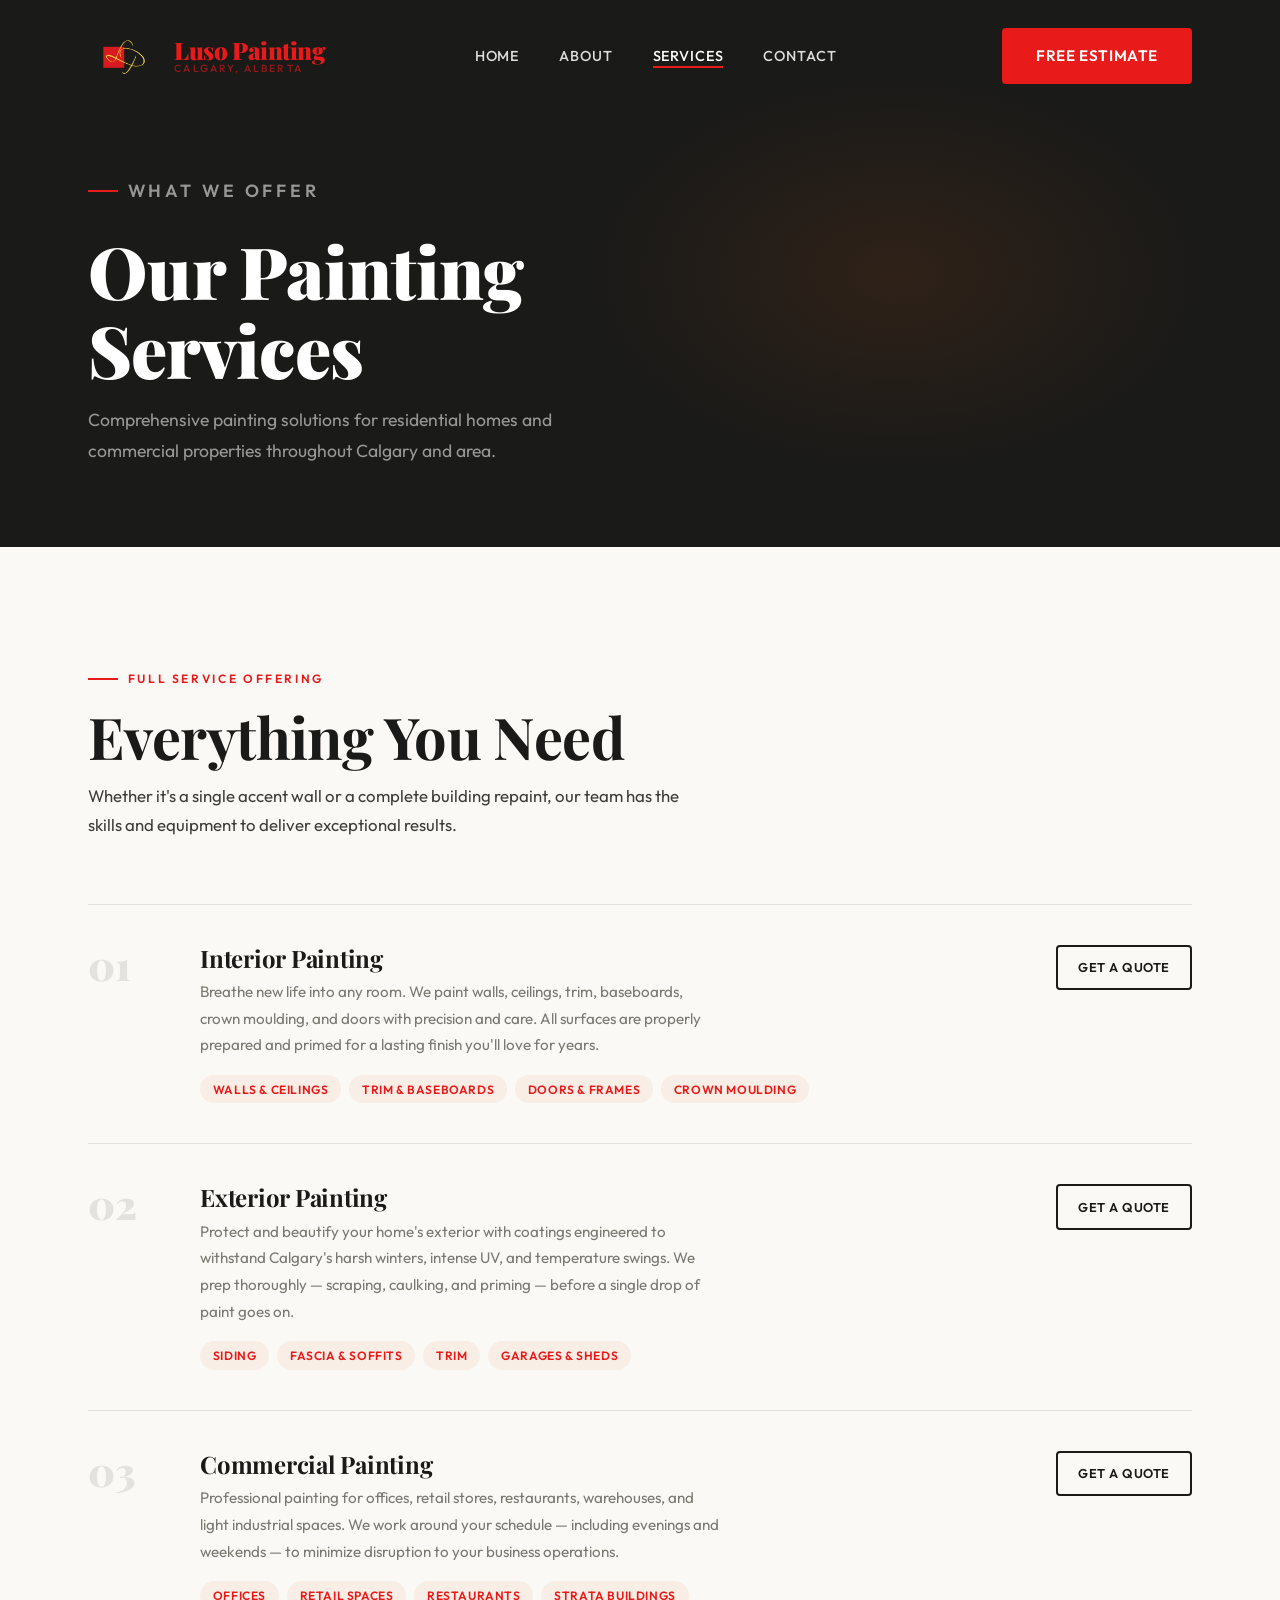
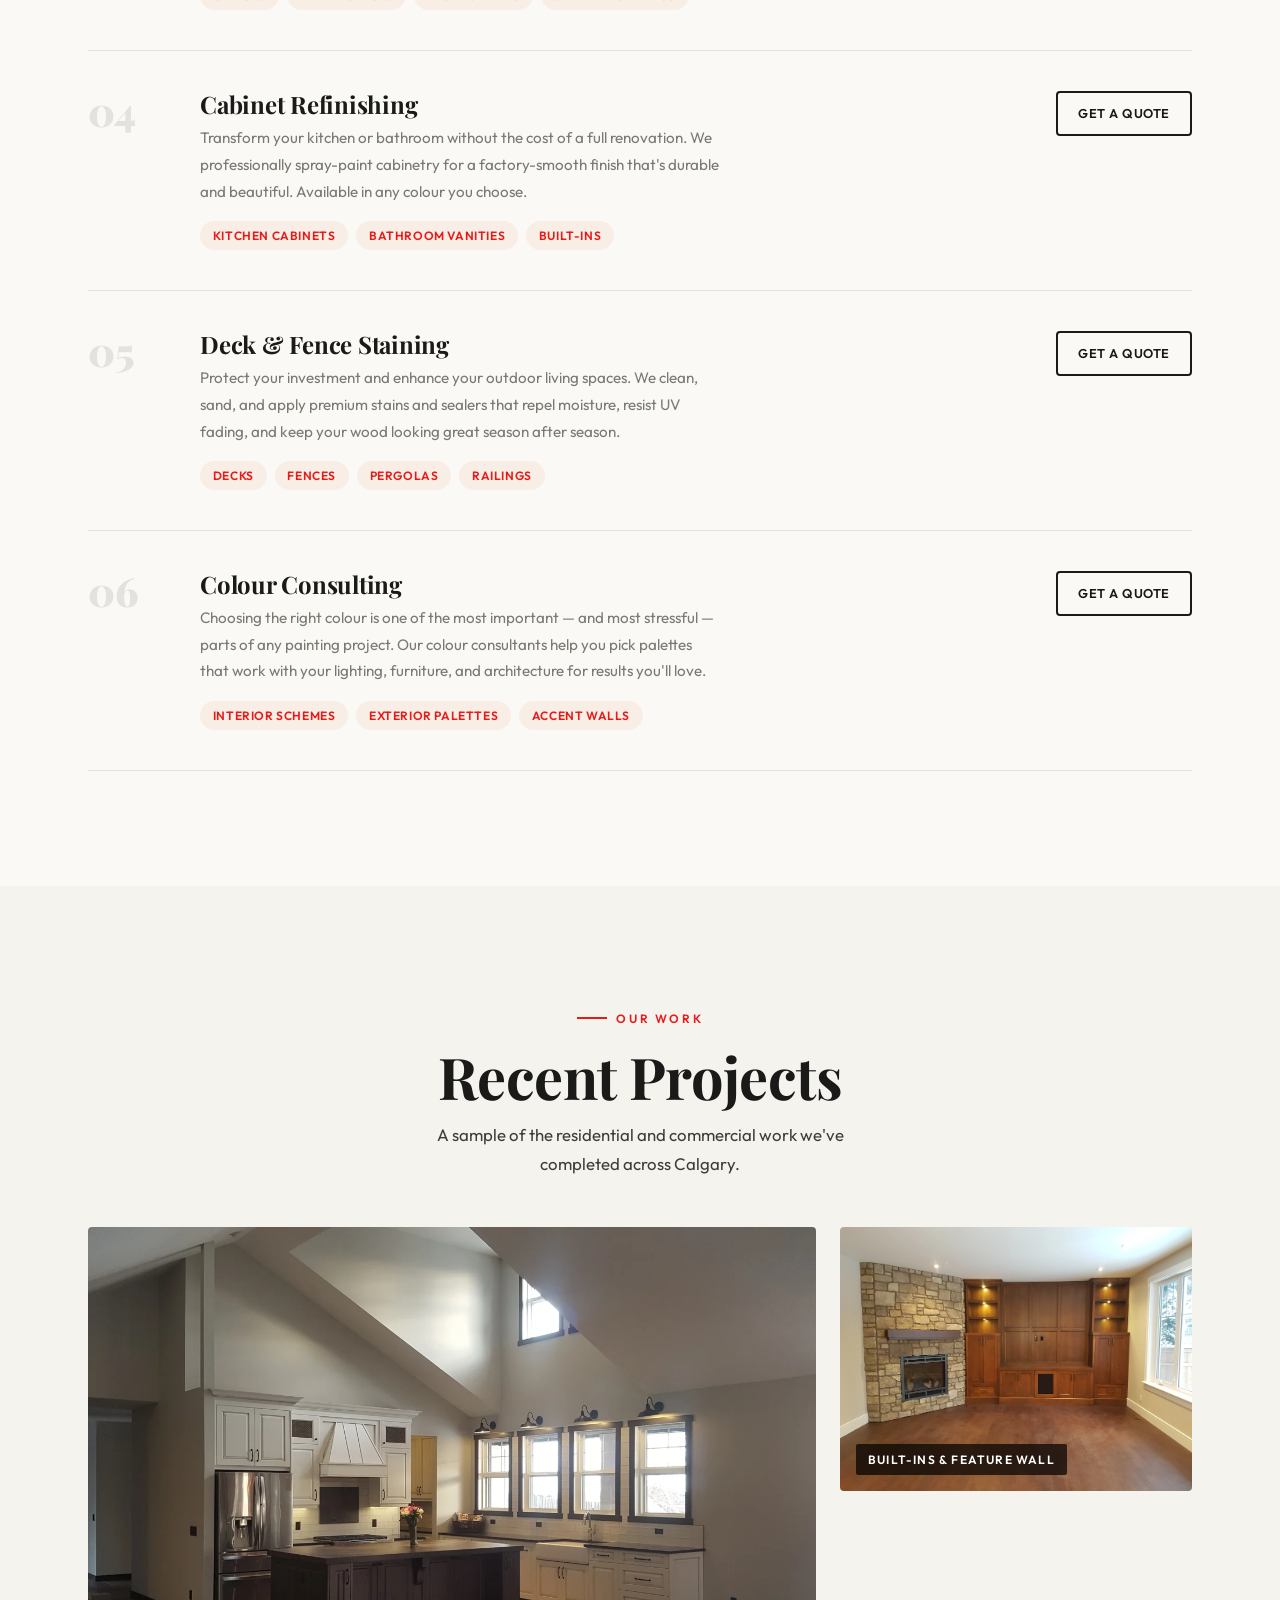
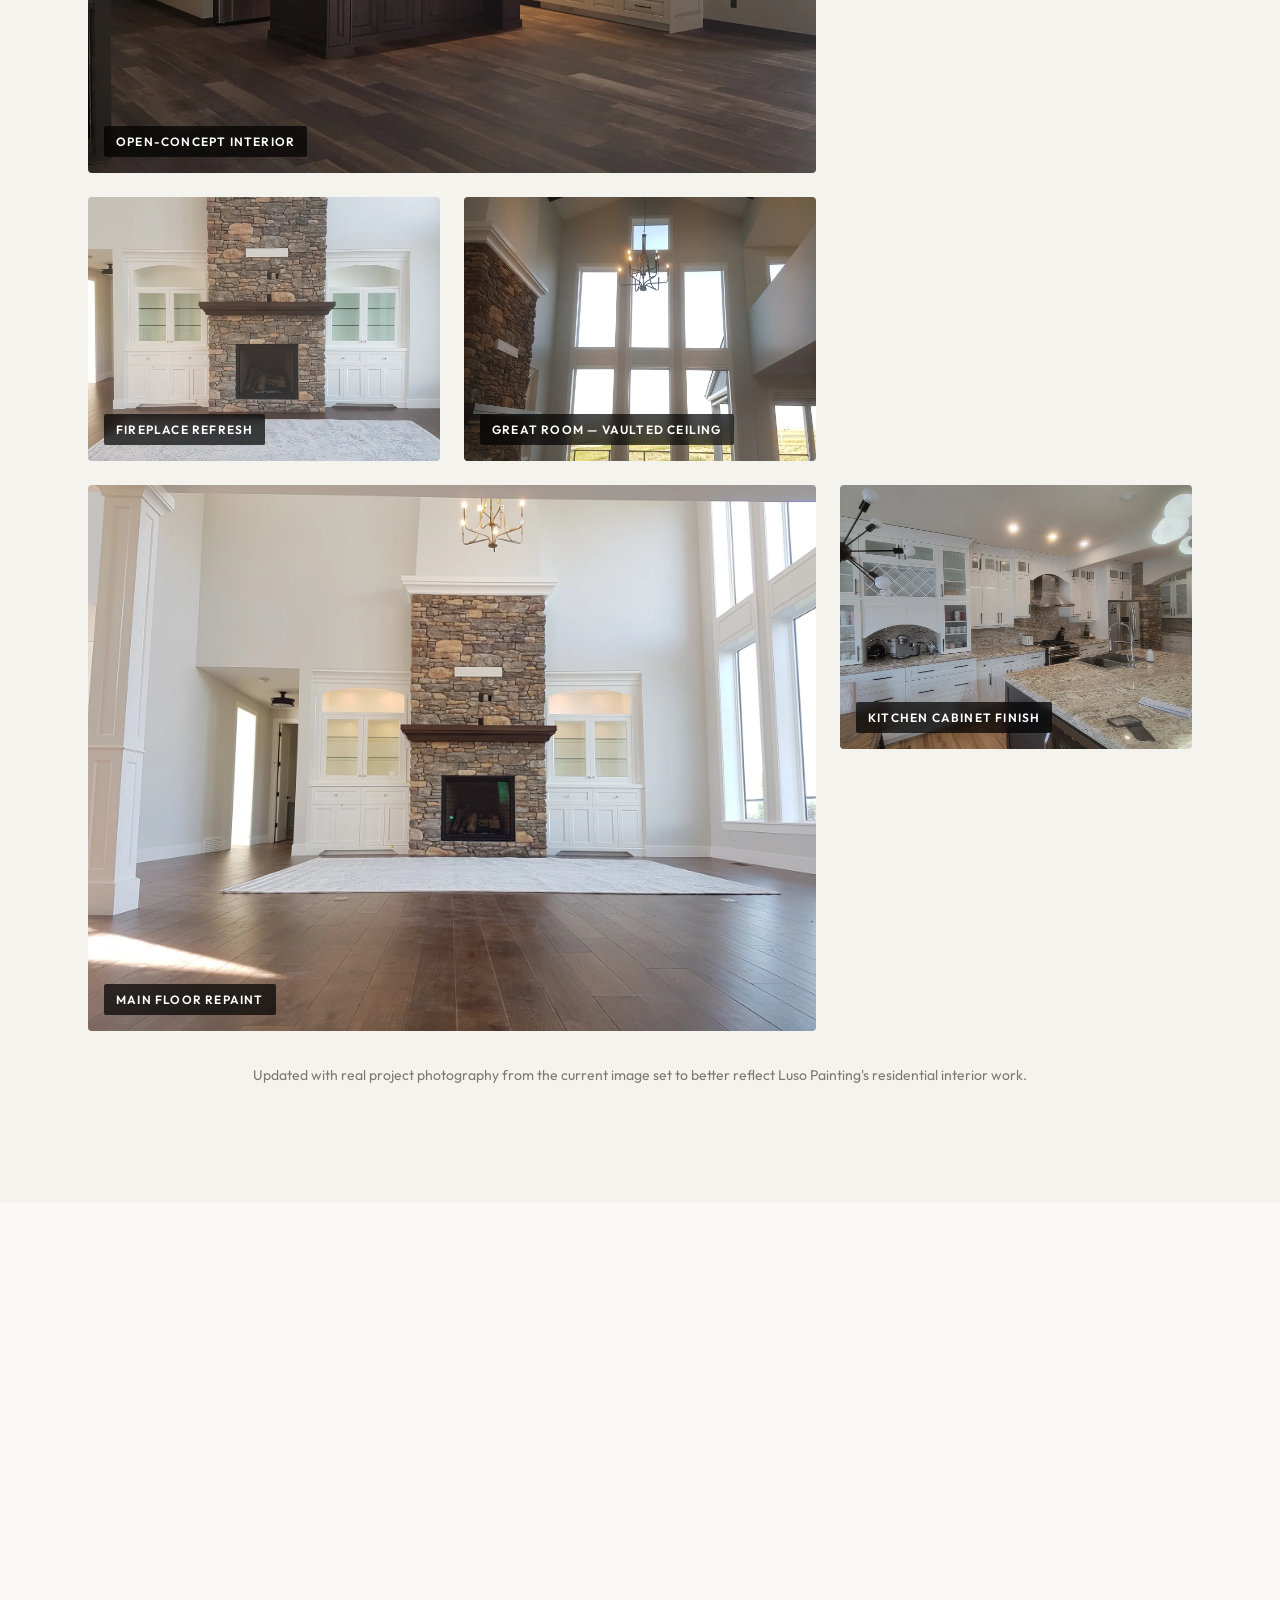
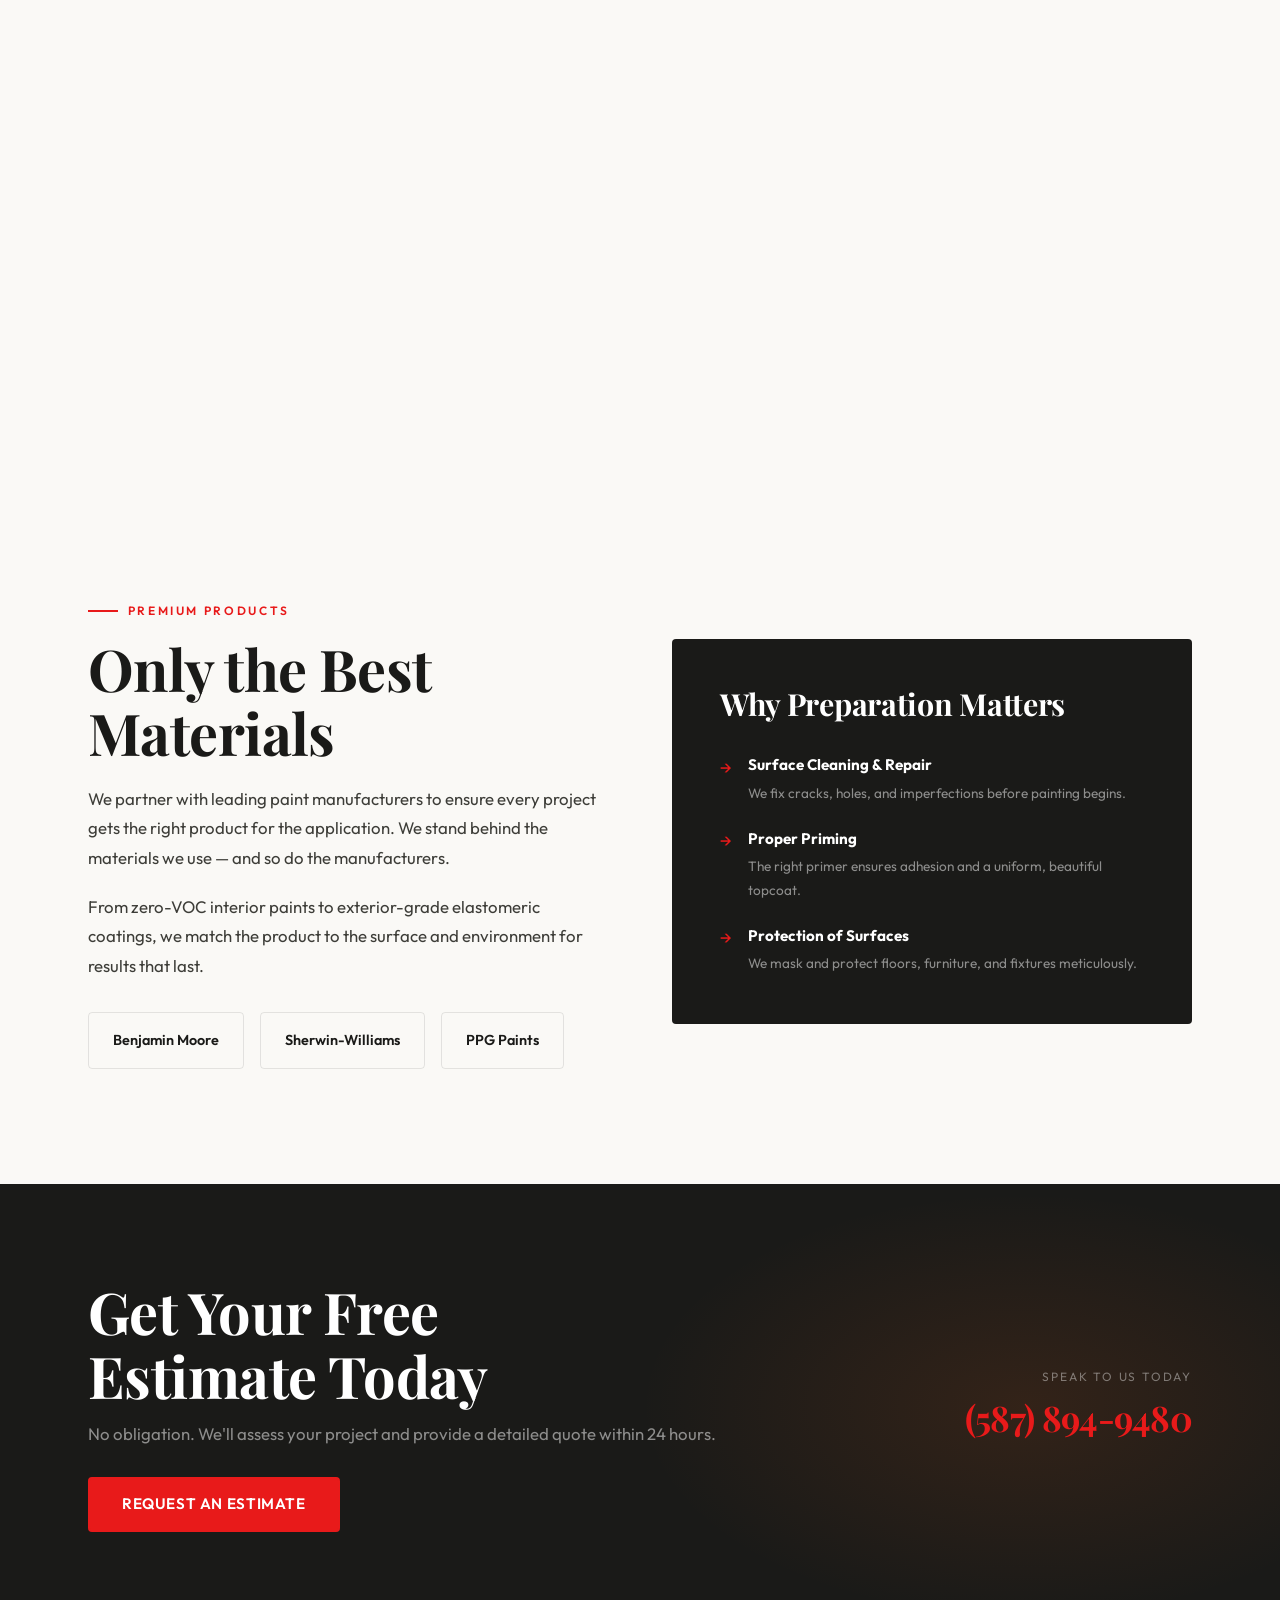
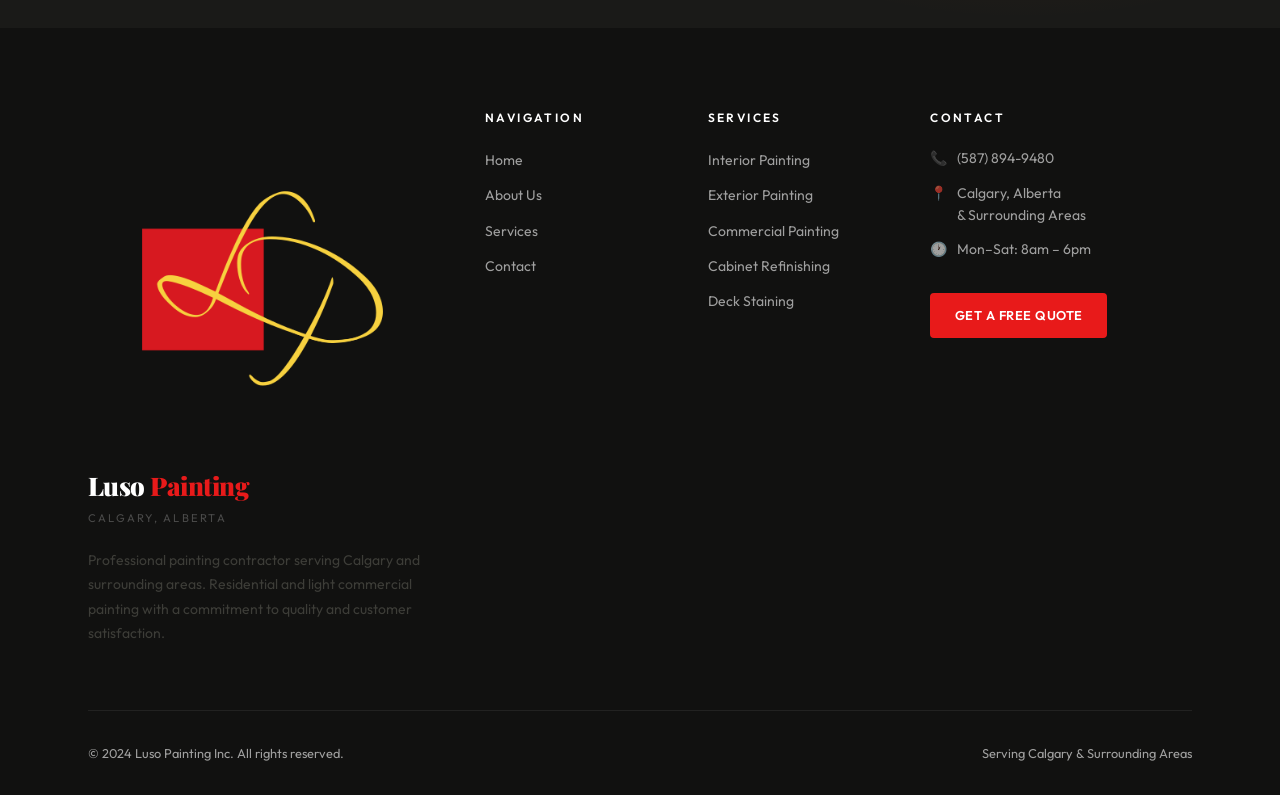
<file: services.html>
<!DOCTYPE html>
<html lang="en">
<head>
  <meta charset="UTF-8" />
  <meta name="viewport" content="width=device-width, initial-scale=1.0" />
  <title>Painting Services — Luso Painting Inc, Calgary</title>
  <meta name="description" content="Interior & exterior painting, commercial painting, cabinet refinishing and more. Professional painting services in Calgary. Free estimates." />
  <link rel="stylesheet" href="css/style.css" />
  <link rel="preconnect" href="https://fonts.googleapis.com" />
  <link rel="preconnect" href="https://fonts.gstatic.com" crossorigin />
  <link rel="icon" type="image/svg+xml" href="images/logo.svg">
</head>
<body>

  <!-- ====== NAV ====== -->
  <nav class="nav scrolled">
    <div class="container">
      <div class="nav__inner">
        <a href="index.html" class="nav__logo" aria-label="Luso Painting home">
          <span class="brand-mark brand-mark--nav" aria-hidden="true">
            <img src="images/logo.png" alt="" class="brand-mark__asset">
          </span>
          <span class="nav__logo-copy">
            <span class="nav__logo-name">Luso<span> Painting</span></span>
            <span class="nav__logo-sub">Calgary, Alberta</span>
          </span>
        </a>
        <ul class="nav__links">
          <li><a href="index.html" data-page="index.html">Home</a></li>
          <li><a href="about.html" data-page="about.html">About</a></li>
          <li><a href="services.html" data-page="services.html">Services</a></li>
          <li><a href="contact.html" data-page="contact.html">Contact</a></li>
        </ul>
        <a href="contact.html" class="btn btn-primary nav__cta">Free Estimate</a>
        <button class="nav__hamburger" aria-label="Open menu">
          <div class="nav__hamburger-icon">
            <span></span><span></span><span></span>
          </div>
          <span class="nav__hamburger-label">Menu</span>
        </button>
      </div>
    </div>
  </nav>

  <div class="nav__mobile" role="dialog">
    <button class="nav__mobile-close">✕</button>
    <a href="index.html">Home</a>
    <a href="about.html">About</a>
    <a href="services.html">Services</a>
    <a href="contact.html">Contact</a>
    <a href="tel:5878949480" class="nav__mobile-phone">(587) 894-9480</a>
  </div>

  <!-- ====== PAGE HERO ====== -->
  <section class="page-hero">
    <div class="container page-hero__inner">
      <p class="section-label">What We Offer</p>
      <h1>Our Painting<br>Services</h1>
      <p>Comprehensive painting solutions for residential homes and commercial properties throughout Calgary and area.</p>
    </div>
  </section>

  <!-- ====== SERVICES LIST ====== -->
  <section class="section">
    <div class="container">
      <div class="fade-up" style="max-width:620px;margin-bottom:1rem">
        <p class="section-label">Full Service Offering</p>
        <h2>Everything You Need</h2>
        <p style="margin-top:0.75rem">Whether it's a single accent wall or a complete building repaint, our team has the skills and equipment to deliver exceptional results.</p>
      </div>
      <div class="service-list">

        <div class="service-item fade-up">
          <div class="service-item__num">01</div>
          <div>
            <h3>Interior Painting</h3>
            <p>Breathe new life into any room. We paint walls, ceilings, trim, baseboards, crown moulding, and doors with precision and care. All surfaces are properly prepared and primed for a lasting finish you'll love for years.</p>
            <div class="service-item__tags">
              <span class="tag">Walls & Ceilings</span>
              <span class="tag">Trim & Baseboards</span>
              <span class="tag">Doors & Frames</span>
              <span class="tag">Crown Moulding</span>
            </div>
          </div>
          <div class="service-item__cta">
            <a href="contact.html" class="btn btn-outline" style="font-size:0.8rem;padding:0.65rem 1.25rem;white-space:nowrap">Get a Quote</a>
          </div>
        </div>

        <div class="service-item fade-up">
          <div class="service-item__num">02</div>
          <div>
            <h3>Exterior Painting</h3>
            <p>Protect and beautify your home's exterior with coatings engineered to withstand Calgary's harsh winters, intense UV, and temperature swings. We prep thoroughly — scraping, caulking, and priming — before a single drop of paint goes on.</p>
            <div class="service-item__tags">
              <span class="tag">Siding</span>
              <span class="tag">Fascia & Soffits</span>
              <span class="tag">Trim</span>
              <span class="tag">Garages & Sheds</span>
            </div>
          </div>
          <div class="service-item__cta">
            <a href="contact.html" class="btn btn-outline" style="font-size:0.8rem;padding:0.65rem 1.25rem;white-space:nowrap">Get a Quote</a>
          </div>
        </div>

        <div class="service-item fade-up">
          <div class="service-item__num">03</div>
          <div>
            <h3>Commercial Painting</h3>
            <p>Professional painting for offices, retail stores, restaurants, warehouses, and light industrial spaces. We work around your schedule — including evenings and weekends — to minimize disruption to your business operations.</p>
            <div class="service-item__tags">
              <span class="tag">Offices</span>
              <span class="tag">Retail Spaces</span>
              <span class="tag">Restaurants</span>
              <span class="tag">Strata Buildings</span>
            </div>
          </div>
          <div class="service-item__cta">
            <a href="contact.html" class="btn btn-outline" style="font-size:0.8rem;padding:0.65rem 1.25rem;white-space:nowrap">Get a Quote</a>
          </div>
        </div>

        <div class="service-item fade-up">
          <div class="service-item__num">04</div>
          <div>
            <h3>Cabinet Refinishing</h3>
            <p>Transform your kitchen or bathroom without the cost of a full renovation. We professionally spray-paint cabinetry for a factory-smooth finish that's durable and beautiful. Available in any colour you choose.</p>
            <div class="service-item__tags">
              <span class="tag">Kitchen Cabinets</span>
              <span class="tag">Bathroom Vanities</span>
              <span class="tag">Built-ins</span>
            </div>
          </div>
          <div class="service-item__cta">
            <a href="contact.html" class="btn btn-outline" style="font-size:0.8rem;padding:0.65rem 1.25rem;white-space:nowrap">Get a Quote</a>
          </div>
        </div>

        <div class="service-item fade-up">
          <div class="service-item__num">05</div>
          <div>
            <h3>Deck & Fence Staining</h3>
            <p>Protect your investment and enhance your outdoor living spaces. We clean, sand, and apply premium stains and sealers that repel moisture, resist UV fading, and keep your wood looking great season after season.</p>
            <div class="service-item__tags">
              <span class="tag">Decks</span>
              <span class="tag">Fences</span>
              <span class="tag">Pergolas</span>
              <span class="tag">Railings</span>
            </div>
          </div>
          <div class="service-item__cta">
            <a href="contact.html" class="btn btn-outline" style="font-size:0.8rem;padding:0.65rem 1.25rem;white-space:nowrap">Get a Quote</a>
          </div>
        </div>

        <div class="service-item fade-up">
          <div class="service-item__num">06</div>
          <div>
            <h3>Colour Consulting</h3>
            <p>Choosing the right colour is one of the most important — and most stressful — parts of any painting project. Our colour consultants help you pick palettes that work with your lighting, furniture, and architecture for results you'll love.</p>
            <div class="service-item__tags">
              <span class="tag">Interior Schemes</span>
              <span class="tag">Exterior Palettes</span>
              <span class="tag">Accent Walls</span>
            </div>
          </div>
          <div class="service-item__cta">
            <a href="contact.html" class="btn btn-outline" style="font-size:0.8rem;padding:0.65rem 1.25rem;white-space:nowrap">Get a Quote</a>
          </div>
        </div>

      </div>
    </div>
  </section>

  <!-- ====== WORK GALLERY ====== -->
  <section class="section" style="background:var(--off-white)">
    <div class="container">
      <div style="text-align:center" class="fade-up">
        <p class="section-label" style="justify-content:center">Our Work</p>
        <h2>Recent Projects</h2>
        <p style="margin-top:0.75rem;max-width:440px;margin-left:auto;margin-right:auto">A sample of the residential and commercial work we've completed across Calgary.</p>
      </div>
      <div class="gallery-grid">
        <div class="gallery-item fade-up">
          <img src="images/services/20170216_092156.webp" alt="Open-concept residential repaint" class="gallery-photo" />
          <span class="gallery-label">Open-Concept Interior</span>
        </div>
        <div class="gallery-item fade-up">
          <img src="images/services/20171103_092212.webp" alt="Built-ins and fireplace feature wall" class="gallery-photo" />
          <span class="gallery-label">Built-Ins & Feature Wall</span>
        </div>
        <div class="gallery-item fade-up">
          <img src="images/services/20190823_083235.webp" alt="Fireplace wall refresh" class="gallery-photo" />
          <span class="gallery-label">Fireplace Refresh</span>
        </div>
        <div class="gallery-item fade-up">
          <img src="images/services/20190823_083320.webp" alt="High ceiling great room repaint" class="gallery-photo" />
          <span class="gallery-label">Great Room — Vaulted Ceiling</span>
        </div>
        <div class="gallery-item fade-up">
          <img src="images/services/20190823_083411.webp" alt="Main floor residential repaint" class="gallery-photo" />
          <span class="gallery-label">Main Floor Repaint</span>
        </div>
        <div class="gallery-item fade-up">
          <img src="images/services/20240220_105309.webp" alt="Kitchen cabinet refinishing project" class="gallery-photo" />
          <span class="gallery-label">Kitchen Cabinet Finish</span>
        </div>
      </div>
      <p style="text-align:center;margin-top:2rem;font-size:0.875rem;color:var(--muted)" class="fade-up">
        Updated with real project photography from the current image set to better reflect Luso Painting's residential interior work.
      </p>
    </div>
  </section>

  <!-- ====== BEFORE & AFTER FEATURE ====== -->
  <section class="section">
    <div class="container">

      <div style="text-align:center;margin-bottom:3rem" class="fade-up">
        <p class="section-label" style="justify-content:center">
          Featured Transformation
        </p>

        <h2>Kitchen Cabinet Before & After</h2>

        <p style="max-width:520px;margin:0.75rem auto 0">
          A recent kitchen cabinet project showing the full transformation
          from installation stage to completed premium finish.
        </p>
      </div>

      <div class="before-after-grid">

        <!-- BEFORE -->
        <div class="before-after-item fade-up">
          <div class="before-after-label">
            Before
          </div>

          <img
            src="images/before-after/kitchen-before.jpg"
            alt="Kitchen cabinet installation before finishing"
            class="before-after-photo"
          />

          <span class="gallery-label">
            Cabinet Installation Phase
          </span>
        </div>

        <!-- AFTER -->
        <div class="before-after-item fade-up">
          <div class="before-after-label after">
            After
          </div>

          <img
            src="images/before-after/kitchen-after.jpg"
            alt="Finished white kitchen cabinet refinishing project"
            class="before-after-photo"
          />

          <span class="gallery-label">
            Completed Cabinet Finish
          </span>
        </div>

      </div>

    </div>
  </section>

  <!-- ====== MATERIALS ====== -->
  <section class="section">
    <div class="container">
      <div style="display:grid;grid-template-columns:1fr 1fr;gap:4rem;align-items:center">
        <div class="fade-up">
          <p class="section-label">Premium Products</p>
          <h2>Only the Best Materials</h2>
          <p style="margin:1.25rem 0">We partner with leading paint manufacturers to ensure every project gets the right product for the application. We stand behind the materials we use — and so do the manufacturers.</p>
          <p>From zero-VOC interior paints to exterior-grade elastomeric coatings, we match the product to the surface and environment for results that last.</p>
          <div style="display:flex;gap:1rem;flex-wrap:wrap;margin-top:2rem">
            <div style="padding:1rem 1.5rem;border:1px solid var(--border);border-radius:4px;font-weight:600;font-size:0.9rem">Benjamin Moore</div>
            <div style="padding:1rem 1.5rem;border:1px solid var(--border);border-radius:4px;font-weight:600;font-size:0.9rem">Sherwin-Williams</div>
            <div style="padding:1rem 1.5rem;border:1px solid var(--border);border-radius:4px;font-weight:600;font-size:0.9rem">PPG Paints</div>
          </div>
        </div>
        <div class="fade-up">
          <div style="background:var(--ink);border-radius:4px;padding:3rem;color:#fff">
            <h3 style="color:#fff;margin-bottom:2rem">Why Preparation Matters</h3>
            <div style="display:flex;flex-direction:column;gap:1.25rem">
              <div style="display:flex;gap:1rem;align-items:flex-start">
                <span style="color:var(--orange);font-size:1.1rem;margin-top:0.1rem">→</span>
                <div>
                  <strong style="font-size:0.95rem">Surface Cleaning & Repair</strong>
                  <p style="font-size:0.85rem;color:rgba(255,255,255,0.5);margin-top:0.25rem">We fix cracks, holes, and imperfections before painting begins.</p>
                </div>
              </div>
              <div style="display:flex;gap:1rem;align-items:flex-start">
                <span style="color:var(--orange);font-size:1.1rem;margin-top:0.1rem">→</span>
                <div>
                  <strong style="font-size:0.95rem">Proper Priming</strong>
                  <p style="font-size:0.85rem;color:rgba(255,255,255,0.5);margin-top:0.25rem">The right primer ensures adhesion and a uniform, beautiful topcoat.</p>
                </div>
              </div>
              <div style="display:flex;gap:1rem;align-items:flex-start">
                <span style="color:var(--orange);font-size:1.1rem;margin-top:0.1rem">→</span>
                <div>
                  <strong style="font-size:0.95rem">Protection of Surfaces</strong>
                  <p style="font-size:0.85rem;color:rgba(255,255,255,0.5);margin-top:0.25rem">We mask and protect floors, furniture, and fixtures meticulously.</p>
                </div>
              </div>
            </div>
          </div>
        </div>
      </div>
    </div>
  </section>

  <!-- ====== CTA BAND ====== -->
  <section class="cta-band">
    <div class="container">
      <div class="cta-band__inner">
        <div class="fade-up">
          <h2>Get Your Free<br>Estimate Today</h2>
          <p style="color:rgba(255,255,255,0.5);margin-top:0.75rem;">No obligation. We'll assess your project and provide a detailed quote within 24 hours.</p>
          <a href="contact.html" class="btn btn-primary" style="margin-top:1.75rem">Request an Estimate</a>
        </div>
        <div class="fade-up" style="text-align:right">
          <a href="tel:5878949480" class="cta-band__phone">
            <small>Speak to Us Today</small>
            (587) 894-9480
          </a>
        </div>
      </div>
    </div>
  </section>

  <!-- ====== FOOTER ====== -->
  <footer>
    <div class="container">
      <div class="footer__grid">
        <div class="footer__brand">
          <span class="brand-mark brand-mark--footer" aria-hidden="true">
            <img src="images/logo.png" alt="" class="brand-mark__asset">
          </span>
          <div class="footer__brand-copy">
            <div class="footer__brand-name">Luso<span> Painting</span></div>
            <div class="footer__brand-tag">Calgary, Alberta</div>
            <p class="footer__brand-desc">Professional painting contractor serving Calgary and surrounding areas. Residential and light commercial painting with a commitment to quality and customer satisfaction.</p>
          </div>
        </div>
        <div class="footer__col">
          <h5>Navigation</h5>
          <ul>
            <li><a href="index.html">Home</a></li>
            <li><a href="about.html">About Us</a></li>
            <li><a href="services.html">Services</a></li>
            <li><a href="contact.html">Contact</a></li>
          </ul>
        </div>
        <div class="footer__col">
          <h5>Services</h5>
          <ul>
            <li><a href="services.html">Interior Painting</a></li>
            <li><a href="services.html">Exterior Painting</a></li>
            <li><a href="services.html">Commercial Painting</a></li>
            <li><a href="services.html">Cabinet Refinishing</a></li>
            <li><a href="services.html">Deck Staining</a></li>
          </ul>
        </div>
        <div class="footer__col">
          <h5>Contact</h5>
          <div class="footer__contact-item">📞 <span>(587) 894-9480</span></div>
          <div class="footer__contact-item">📍 <span>Calgary, Alberta<br>& Surrounding Areas</span></div>
          <div class="footer__contact-item">🕐 <span>Mon–Sat: 8am – 6pm</span></div>
          <a href="contact.html" class="btn btn-primary" style="margin-top:1.25rem;font-size:0.8rem;padding:0.65rem 1.4rem">Get a Free Quote</a>
        </div>
      </div>
      <div class="footer__bottom">
        <span>© 2024 Luso Painting Inc. All rights reserved.</span>
        <span>Serving Calgary & Surrounding Areas</span>
      </div>
    </div>
  </footer>

  <script src="js/main.js"></script>
</body>
</html>
</file>
<file: css/style.css>
/* ============================================
   LUSO PAINTING — CSS DESIGN SYSTEM
   ============================================ */

@import url('https://fonts.googleapis.com/css2?family=Playfair+Display:wght@400;700;900&family=Outfit:wght@300;400;500;600&display=swap');

:root {
  --ink: #1a1a18;
  --off-white: #f5f3ee;
  --warm-white: #faf9f6;
  --orange: #e81a1a;
  --orange-dark: #c41a1a;
  --slate: #3d3d38;
  --muted: #7a7a72;
  --border: rgba(26,26,24,0.10);
  --radius: 4px;
  --transition: 0.3s cubic-bezier(0.4,0,0.2,1);
}

*, *::before, *::after { box-sizing: border-box; margin: 0; padding: 0; }

html { scroll-behavior: smooth; font-size: 16px; }

body {
  font-family: 'Outfit', sans-serif;
  background: var(--warm-white);
  color: var(--ink);
  line-height: 1.6;
  overflow-x: hidden;
}

/* ---- TYPOGRAPHY ---- */
h1, h2, h3, h4 {
  font-family: 'Playfair Display', serif;
  line-height: 1.1;
  letter-spacing: -0.01em;
}

h1 { font-size: clamp(2.8rem, 7vw, 6rem); font-weight: 900; }
h2 { font-size: clamp(2rem, 4.5vw, 3.6rem); font-weight: 700; }
h3 { font-size: clamp(1.3rem, 2.5vw, 1.9rem); font-weight: 700; }
h4 { font-size: 1.15rem; font-weight: 700; }

p { font-size: 1.05rem; line-height: 1.75; color: var(--slate); }

a { color: inherit; text-decoration: none; }

img { max-width: 100%; display: block; }

/* ---- LAYOUT ---- */
.container { max-width: 1200px; margin: 0 auto; padding: 0 clamp(1rem, 5vw, 3rem); }
.section { padding: clamp(4rem, 9vw, 8rem) 0; }

/* ---- BUTTONS ---- */
.btn {
  display: inline-flex; align-items: center; gap: 0.5rem;
  padding: 0.85rem 2rem;
  font-family: 'Outfit', sans-serif; font-size: 0.95rem; font-weight: 600;
  letter-spacing: 0.04em; text-transform: uppercase;
  border-radius: var(--radius); cursor: pointer;
  transition: var(--transition); border: 2px solid transparent;
}

.btn-primary {
  background: var(--orange); color: #fff; border-color: var(--orange);
}
.btn-primary:hover { background: var(--orange-dark); border-color: var(--orange-dark); transform: translateY(-2px); box-shadow: 0 8px 24px rgba(232, 26, 26, 0.3); }

.btn-outline {
  background: transparent; color: var(--ink); border-color: var(--ink);
}
.btn-outline:hover { background: var(--ink); color: #fff; transform: translateY(-2px); }

.btn-outline-white {
  background: transparent; color: #fff; border-color: rgba(255,255,255,0.6);
}
.btn-outline-white:hover { background: #fff; color: var(--ink); }

/* ---- NAVIGATION ---- */
.nav {
  position: fixed; top: 0; left: 0; right: 0; z-index: 1000;
  padding: 1.25rem 0;
  transition: var(--transition);
}
.nav.scrolled {
  background: rgba(26,26,24,0.97);
  backdrop-filter: blur(12px);
  padding: 0.85rem 0;
  box-shadow: 0 2px 30px rgba(0,0,0,0.2);
}

.nav__inner {
  display: flex; align-items: center; justify-content: space-between;
}

.nav__logo {
  display: flex; align-items: center; gap: 0.9rem;
  color: #fff;
  min-width: 0;
}

.brand-mark {
  display: inline-flex;
  align-items: center;
  justify-content: center;
  flex: 0 0 auto;
  border-radius: 999px;
  overflow: hidden;

  background: transparent; /* FIX */
  box-shadow: none;        /* optional — cleaner look */
}
.brand-mark__asset,
.brand-mark__asset embed,
.brand-mark__asset iframe {
  display: block;
  width: 100%;
  height: 100%;
  border: 0;
  pointer-events: none;
}
.brand-mark__fallback {
  display: inline-flex;
  align-items: center;
  justify-content: center;
  width: 100%;
  height: 100%;
  font-family: 'Playfair Display', serif;
  font-weight: 900;
  letter-spacing: -0.04em;
  color: var(--ink);
}

.nav__logo-copy {
  display: flex;
  flex-direction: column;
  line-height: 1;
}

.brand-mark--nav {
  width: 4.5rem;   /* bigger logo */
  height: 4.5rem;
  padding: 0.4rem;
}

.brand-mark--nav .brand-mark__fallback {
  font-size: 1.1rem;
}
.nav__logo-name {
  font-family: 'Playfair Display', serif;
  font-size: 1.5rem; font-weight: 900;
  letter-spacing: -0.02em;
}
.nav__logo-sub {
  font-size: 0.65rem; font-weight: 500; letter-spacing: 0.2em;
  text-transform: uppercase; opacity: 0.6; margin-top: 2px;
}
.nav__logo span { color: var(--orange); }

.nav__links {
  display: flex; align-items: center; gap: 2.5rem; list-style: none;
}
.nav__links a {
  color: rgba(255,255,255,0.85); font-size: 0.9rem; font-weight: 500;
  letter-spacing: 0.06em; text-transform: uppercase;
  transition: var(--transition); position: relative;
}
.nav__links a::after {
  content: ''; position: absolute; bottom: -3px; left: 0; width: 0; height: 2px;
  background: var(--orange); transition: var(--transition);
}
.nav__links a:hover, .nav__links a.active { color: #fff; }
.nav__links a:hover::after, .nav__links a.active::after { width: 100%; }

.nav__cta { margin-left: 1rem; }

/* ── HAMBURGER BUTTON ─────────────────────────────────────────
   Pill-style "MENU" button with animated icon lines               */
.nav__hamburger {
  display: none;
  align-items: center; gap: 10px;
  cursor: pointer; background: none; border: none;
  padding: 8px 14px 8px 10px;
  border-radius: 999px;
  border: 1.5px solid rgba(255,255,255,0.22);
  transition: border-color 0.25s, background 0.25s;
}
.nav__hamburger:hover {
  border-color: rgba(255,255,255,0.55);
  background: rgba(255,255,255,0.06);
}
/* The animated icon part */
.nav__hamburger-icon {
  display: flex; flex-direction: column; gap: 4px;
  width: 18px;
}
.nav__hamburger-icon span {
  display: block; height: 1.5px; background: #fff;
  border-radius: 2px;
  transition: transform 0.35s cubic-bezier(0.16,1,0.3,1),
              opacity   0.25s ease,
              width     0.3s  cubic-bezier(0.16,1,0.3,1);
}
.nav__hamburger-icon span:nth-child(1) { width: 18px; }
.nav__hamburger-icon span:nth-child(2) { width: 12px; }
.nav__hamburger-icon span:nth-child(3) { width: 18px; }
/* "MENU" label */
.nav__hamburger-label {
  font-family: 'Outfit', sans-serif;
  font-size: 0.65rem; font-weight: 700;
  letter-spacing: 0.18em; text-transform: uppercase;
  color: rgba(255,255,255,0.85);
  transition: color 0.2s;
  user-select: none;
}
/* Open state → X */
.nav__hamburger.open .nav__hamburger-icon span:nth-child(1) {
  transform: translateY(5.5px) rotate(45deg); width: 18px;
}
.nav__hamburger.open .nav__hamburger-icon span:nth-child(2) {
  opacity: 0; transform: scaleX(0);
}
.nav__hamburger.open .nav__hamburger-icon span:nth-child(3) {
  transform: translateY(-5.5px) rotate(-45deg); width: 18px;
}
.nav__hamburger.open .nav__hamburger-label { color: var(--orange); }
/* When nav is scrolled, adapt colours */
.nav.scrolled .nav__hamburger { border-color: rgba(0,0,0,0.18); }
.nav.scrolled .nav__hamburger:hover { border-color: var(--orange); background: rgba(232,98,26,0.06); }
.nav.scrolled .nav__hamburger-icon span { background: var(--ink); }
.nav.scrolled .nav__hamburger-label { color: var(--ink); }
.nav.scrolled .nav__hamburger.open .nav__hamburger-icon span { background: var(--orange); }
.nav.scrolled .nav__hamburger.open .nav__hamburger-label { color: var(--orange); }

/* ── MOBILE FULL-SCREEN DRAWER ────────────────────────────────── */
.nav__mobile {
  display: none;
  position: fixed; top: 0; left: 0; right: 0; bottom: 0; z-index: 999;
  background: var(--ink);
  flex-direction: column; justify-content: center;
  padding: 0 clamp(28px, 8vw, 60px);
  /* slide in from right */
  transform: translateX(100%);
  transition: transform 0.45s cubic-bezier(0.16,1,0.3,1);
}
/* We need display:flex to allow transform, so switch approach */
.nav__mobile { display: flex; pointer-events: none; }
.nav__mobile.open { transform: translateX(0); pointer-events: auto; }
.nav__mobile-close {
  position: absolute; top: 1.5rem; right: 1.8rem;
  background: none; border: none; color: rgba(255,255,255,0.45);
  font-size: 1.6rem; cursor: pointer; line-height: 1;
  transition: color 0.2s;
}
.nav__mobile-close:hover { color: #fff; }
/* Decorative rule above links */
.nav__mobile::before {
  content: '';
  position: absolute; top: 0; left: 0; right: 0; height: 3px;
  background: linear-gradient(90deg, var(--orange), transparent);
}
/* Links stacked with generous spacing */
.nav__mobile a {
  color: rgba(255,255,255,0.7);
  font-family: 'Playfair Display', serif;
  font-size: clamp(2.2rem, 8vw, 3.5rem); font-weight: 700;
  line-height: 1.15; padding: 0.55rem 0;
  border-bottom: 1px solid rgba(255,255,255,0.06);
  transition: color 0.2s, padding-left 0.3s cubic-bezier(0.16,1,0.3,1);
}
.nav__mobile a:last-of-type { border-bottom: none; }
.nav__mobile a:hover { color: #fff; padding-left: 8px; }
.nav__mobile a.active { color: var(--orange); }
/* Phone number row at bottom */
.nav__mobile-phone {
  position: absolute; bottom: 2.5rem; left: clamp(28px, 8vw, 60px);
  font-size: 0.78rem !important; font-family: 'Outfit', sans-serif !important;
  font-weight: 600 !important; letter-spacing: 0.14em;
  color: rgba(255,255,255,0.35) !important;
  text-transform: uppercase;
}
/* CTA inside drawer */
.nav__mobile .btn { margin-top: 2rem; align-self: flex-start; }

/* ---- HERO ---- */
.hero {
  min-height: 100vh; position: relative;
  display: flex; align-items: flex-end;
  overflow: hidden;
}
.hero__bg {
  position: absolute; inset: 0;
  background:
    linear-gradient(90deg, rgba(18,18,16,0.84) 0%, rgba(18,18,16,0.56) 42%, rgba(18,18,16,0.30) 100%),
    url('../images/front.webp') center/cover no-repeat;
}
.hero__bg::after {
  content: '';
  position: absolute; inset: 0;
  background: 
    radial-gradient(ellipse 60% 50% at 70% 40%, rgba(232,98,26,0.15) 0%, transparent 60%),
    radial-gradient(ellipse 30% 40% at 20% 70%, rgba(232,98,26,0.08) 0%, transparent 60%);
}

/* Diagonal stripe texture */
.hero__bg::before {
  content: '';
  position: absolute; inset: 0;
  background-image: repeating-linear-gradient(
    -45deg,
    rgba(255,255,255,0.02) 0px, rgba(255,255,255,0.02) 1px,
    transparent 1px, transparent 8px
  );
}

.hero__content {
  position: relative; z-index: 2;
  padding: 12rem 0 6rem;
  width: 100%;
}

.hero__eyebrow {
  display: inline-flex; align-items: center; gap: 0.75rem;
  font-size: 0.8rem; font-weight: 600; letter-spacing: 0.2em;
  text-transform: uppercase; color: var(--orange);
  margin-bottom: 1.5rem;
}
.hero__eyebrow::before {
  content: ''; display: block; width: 40px; height: 2px; background: var(--orange);
}

.hero__title {
  color: #fff; max-width: 800px;
  margin-bottom: 1.5rem;
}
.hero__title em {
  font-style: normal; color: var(--orange);
}

.hero__desc {
  color: rgba(255,255,255,0.65); max-width: 520px;
  font-size: 1.1rem; line-height: 1.8;
  margin-bottom: 2.5rem;
}

.hero__actions { display: flex; gap: 1rem; flex-wrap: wrap; }

.hero__stats {
  display: flex; gap: 3rem; margin-top: 5rem;
  padding-top: 3rem; padding-bottom: 3rem; border-top: 1px solid rgba(255,255,255,0.08);
  flex-wrap: wrap;
}
.hero__stat-num {
  font-family: 'Playfair Display', serif;
  font-size: 2.5rem; font-weight: 900; color: #fff; line-height: 1;
}
.hero__stat-num span { color: var(--orange); }
.hero__stat-label {
  font-size: 0.8rem; letter-spacing: 0.12em; text-transform: uppercase;
  color: rgba(255,255,255,0.5); margin-top: 0.4rem;
}

/* ---- SECTION LABELS ---- */
.section-label {
  display: inline-flex; align-items: center; gap: 0.6rem;
  font-size: 0.75rem; font-weight: 600; letter-spacing: 0.22em;
  text-transform: uppercase; color: var(--orange);
  margin-bottom: 1rem;
}
.section-label::before {
  content: ''; display: block; width: 30px; height: 2px; background: var(--orange);
}

/* ---- INTRO STRIP ---- */
.intro-strip {
  background: var(--orange);
  padding: 1.5rem 0;
  overflow: hidden;
}
.intro-strip__track {
  display: flex; gap: 3rem; align-items: center;
  animation: ticker 25s linear infinite;
  white-space: nowrap;
}
.intro-strip__item {
  display: inline-flex; align-items: center; gap: 0.75rem;
  color: #fff; font-size: 0.85rem; font-weight: 600; letter-spacing: 0.1em;
  text-transform: uppercase; flex-shrink: 0;
}
.intro-strip__dot { width: 6px; height: 6px; background: rgba(255,255,255,0.5); border-radius: 50%; flex-shrink: 0; }
@keyframes ticker { from { transform: translateX(0); } to { transform: translateX(-50%); } }

/* ---- ABOUT SECTION ---- */
.about-grid {
  display: grid; grid-template-columns: 1fr 1fr; gap: 5rem; align-items: center;
}
.about__img-wrap {
  position: relative;
}
.about__img {
  width: 100%; aspect-ratio: 4/5;
  background: linear-gradient(135deg, #2a2926 0%, #1a1a18 100%);
  border-radius: 2px; overflow: hidden;
  position: relative;
}
.about__img-placeholder {
  width: 100%; height: 100%;
  background: 
    linear-gradient(160deg, rgba(232,98,26,0.12) 0%, rgba(26,26,24,0.95) 60%),
    repeating-linear-gradient(-45deg, rgba(255,255,255,0.03) 0px, rgba(255,255,255,0.03) 1px, transparent 1px, transparent 12px);
  display: flex; align-items: center; justify-content: center;
}
.about__img-icon { font-size: 6rem; opacity: 0.12; filter: grayscale(1); }
.about__badge {
  position: absolute; bottom: -1.5rem; right: -1.5rem;
  background: var(--orange); color: #fff; padding: 1.5rem;
  text-align: center; border-radius: var(--radius);
  box-shadow: 0 8px 32px rgba(232,98,26,0.4);
}
.about__badge-num {
  font-family: 'Playfair Display', serif;
  font-size: 2.8rem; font-weight: 900; line-height: 1;
}
.about__badge-text { font-size: 0.75rem; font-weight: 600; letter-spacing: 0.1em; text-transform: uppercase; opacity: 0.9; }

.about__list { list-style: none; margin: 2rem 0; }
.about__list li {
  display: flex; align-items: center; gap: 0.75rem;
  padding: 0.65rem 0; border-bottom: 1px solid var(--border);
  font-size: 0.95rem; font-weight: 500; color: var(--slate);
}
.about__list li::before {
  content: '✓'; display: inline-flex; align-items: center; justify-content: center;
  width: 22px; height: 22px; background: rgba(232,98,26,0.1);
  color: var(--orange); border-radius: 50%; font-size: 0.7rem; font-weight: 700; flex-shrink: 0;
}

/* ---- SERVICES ---- */
.services { background: var(--ink); }
.services .section-label { }
.services h2 { color: #fff; }
.services .p-intro { color: rgba(255,255,255,0.55); max-width: 560px; margin-top: 1rem; }

.services__header { margin-bottom: 4rem; }

.services__grid {
  display: grid; grid-template-columns: repeat(3, 1fr); gap: 1.5px;
  background: rgba(255,255,255,0.07);
  border: 1.5px solid rgba(255,255,255,0.07);
}

.service-card {
  background: rgba(255,255,255,0.02);
  padding: 2.5rem;
  transition: var(--transition);
  position: relative; overflow: hidden;
  cursor: default;
}
.service-card::before {
  content: '';
  position: absolute; top: 0; left: 0; right: 0; height: 3px;
  background: var(--orange); transform: scaleX(0);
  transition: var(--transition); transform-origin: left;
}
.service-card:hover { background: rgba(232,98,26,0.06); }
.service-card:hover::before { transform: scaleX(1); }

.service-card__num {
  font-family: 'Playfair Display', serif;
  font-size: 3.5rem; font-weight: 900; color: rgba(255,255,255,0.05);
  line-height: 1; margin-bottom: 1.5rem;
}
.service-card__icon { font-size: 2rem; margin-bottom: 1rem; display: block; }
.service-card h3 { color: #fff; font-size: 1.25rem; margin-bottom: 0.75rem; }
.service-card p { color: rgba(255,255,255,0.5); font-size: 0.9rem; line-height: 1.7; }


.service-card--photo {
  padding: 0;
  min-height: 27rem;
  display: flex;
  align-items: flex-end;
  background: #161614;
}
.service-card--photo .service-card__media {
  position: absolute;
  inset: 0;
}
.service-card--photo .service-card__media img {
  width: 100%;
  height: 100%;
  object-fit: cover;
  display: block;
}
.service-card--photo::after {
  content: '';
  position: absolute;
  inset: 0;
  background: linear-gradient(180deg, rgba(10,10,10,0.04) 0%, rgba(10,10,10,0.22) 42%, rgba(10,10,10,0.82) 100%);
  pointer-events: none;
}
.service-card__content {
  position: relative;
  z-index: 2;
  padding: 2rem;
  width: 100%;
}
.service-card__eyebrow {
  display: inline-block;
  margin-bottom: 0.85rem;
  font-size: 0.72rem;
  font-weight: 700;
  letter-spacing: 0.16em;
  text-transform: uppercase;
  color: rgba(255,255,255,0.72);
}
.service-card--photo .service-card__num {
  color: rgba(255,255,255,0.18);
  margin-bottom: 0.75rem;
}
.service-card--photo h3 {
  font-size: 1.45rem;
  margin-bottom: 0.65rem;
}
.service-card--photo p {
  color: rgba(255,255,255,0.72);
  max-width: 30ch;
}
.service-card__tags {
  display: flex;
  flex-wrap: wrap;
  gap: 0.5rem;
  margin-top: 1rem;
}
.service-card__tags .tag {
  background: rgba(255,255,255,0.12);
  color: #fff;
}

/* ---- WHY CHOOSE US ---- */
.why-grid {
  display: grid; grid-template-columns: 1.1fr 1fr; gap: 5rem; align-items: center;
}
.why__feature {
  display: flex; gap: 1.5rem; margin-bottom: 2.5rem;
  padding-bottom: 2.5rem; border-bottom: 1px solid var(--border);
}
.why__feature:last-child { border-bottom: none; margin-bottom: 0; padding-bottom: 0; }
.why__icon {
  width: 52px; height: 52px; flex-shrink: 0;
  background: rgba(232,98,26,0.08); border-radius: var(--radius);
  display: flex; align-items: center; justify-content: center;
  font-size: 1.4rem;
}
.why__feature h4 { margin-bottom: 0.35rem; font-size: 1.05rem; }
.why__feature p { font-size: 0.9rem; }

.why__visual {
  position: relative; display: flex; align-items: center; justify-content: center;
}
.why__circle {
  width: 380px; height: 380px; border-radius: 50%;
  background: linear-gradient(135deg, var(--orange) 0%, #c4511a 100%);
  display: flex; align-items: center; justify-content: center;
  position: relative;
}
.why__circle::before {
  content: ''; position: absolute; inset: -15px;
  border-radius: 50%; border: 1px dashed rgba(232,98,26,0.3);
}
.why__circle-inner { text-align: center; color: #fff; }
.why__circle-inner .big { font-family: 'Playfair Display', serif; font-size: 4rem; font-weight: 900; line-height: 1; }
.why__circle-inner .small { font-size: 0.8rem; letter-spacing: 0.2em; text-transform: uppercase; opacity: 0.8; }

/* ---- PROCESS ---- */
.process { background: var(--off-white); }
.process__steps {
  display: grid; grid-template-columns: repeat(4, 1fr); gap: 2rem; margin-top: 4rem;
}
.process__step { text-align: center; position: relative; }
.process__step:not(:last-child)::after {
  content: '→';
  position: absolute; right: -1rem; top: 1.6rem;
  color: var(--orange); font-size: 1.5rem; font-weight: 300;
}
.process__step-num {
  width: 60px; height: 60px; border-radius: 50%;
  background: #fff; border: 2px solid var(--border);
  display: flex; align-items: center; justify-content: center;
  font-family: 'Playfair Display', serif; font-size: 1.4rem; font-weight: 700;
  margin: 0 auto 1.25rem; color: var(--orange);
  box-shadow: 0 4px 20px rgba(0,0,0,0.06);
}
.process__step h4 { margin-bottom: 0.5rem; }
.process__step p { font-size: 0.875rem; }

/* ---- CTA BAND ---- */
.cta-band {
  background: var(--ink); padding: 6rem 0;
  position: relative; overflow: hidden;
}
.cta-band::before {
  content: ''; position: absolute; inset: 0;
  background: radial-gradient(ellipse 50% 80% at 80% 50%, rgba(232,98,26,0.12) 0%, transparent 60%);
}
.cta-band__inner {
  position: relative; z-index: 1;
  display: flex; align-items: center; justify-content: space-between; gap: 3rem;
  flex-wrap: wrap;
}
.cta-band h2 { color: #fff; max-width: 550px; }
.cta-band__phone {
  font-family: 'Playfair Display', serif;
  font-size: 2.2rem; font-weight: 700; color: var(--orange);
  letter-spacing: -0.02em;
}
.cta-band__phone small {
  display: block; font-family: 'Outfit', sans-serif;
  font-size: 0.75rem; letter-spacing: 0.15em; text-transform: uppercase;
  color: rgba(255,255,255,0.4); font-weight: 400; margin-bottom: 0.25rem;
}

/* ---- FOOTER ---- */
footer {
  background: #111110; color: rgba(255,255,255,0.6);
  padding: 5rem 0 2rem;
}
.footer__grid {
  display: grid; grid-template-columns: 2fr 1fr 1fr 1.5fr; gap: 3rem;
  margin-bottom: 4rem;
}
.footer__brand-name {
  font-family: 'Playfair Display', serif; font-size: 1.6rem; font-weight: 900;
  color: #fff; letter-spacing: -0.02em; margin-bottom: 0.25rem;
}
.footer__brand-name span { color: var(--orange); }
.footer__brand-tag { font-size: 0.7rem; letter-spacing: 0.2em; text-transform: uppercase; opacity: 0.4; }
.footer__brand-desc { margin-top: 1.25rem; font-size: 0.875rem; line-height: 1.75; }

.footer__col h5 {
  color: #fff; font-family: 'Outfit', sans-serif; font-size: 0.75rem;
  letter-spacing: 0.2em; text-transform: uppercase; font-weight: 600;
  margin-bottom: 1.25rem;
}
.footer__col ul { list-style: none; }
.footer__col ul li { margin-bottom: 0.6rem; }
.footer__col ul a {
  font-size: 0.875rem; transition: var(--transition);
}
.footer__col ul a:hover { color: #fff; }

.footer__contact-item {
  display: flex; align-items: flex-start; gap: 0.6rem;
  font-size: 0.875rem; margin-bottom: 0.75rem;
}

.footer__bottom {
  display: flex; align-items: center; justify-content: space-between;
  padding-top: 2rem; border-top: 1px solid rgba(255,255,255,0.07);
  font-size: 0.8rem; flex-wrap: wrap; gap: 1rem;
}

/* ---- PAGE HERO (inner pages) ---- */
.page-hero {
  background: var(--ink); padding: 10rem 0 5rem;
  position: relative; overflow: hidden;
}
.page-hero::before {
  content: '';
  position: absolute; inset: 0;
  background: radial-gradient(ellipse 40% 60% at 70% 50%, rgba(232,98,26,0.1) 0%, transparent 60%);
}
.page-hero__inner { position: relative; z-index: 1; }
.page-hero .section-label { }
.page-hero h1 { color: #fff; font-size: clamp(2.5rem, 6vw, 4.5rem); margin-top: 0.5rem; }
.page-hero p { color: rgba(255,255,255,0.55); max-width: 520px; margin-top: 1rem; font-size: 1.1rem; }

/* ---- ABOUT PAGE ---- */
.values-grid {
  display: grid; grid-template-columns: repeat(2, 1fr); gap: 2rem; margin-top: 4rem;
}
.value-card {
  padding: 2.5rem; border: 1px solid var(--border); border-radius: var(--radius);
  transition: var(--transition);
}
.value-card:hover { border-color: var(--orange); box-shadow: 0 4px 20px rgba(232,98,26,0.08); }
.value-card__icon { font-size: 2rem; margin-bottom: 1rem; }
.value-card h4 { margin-bottom: 0.5rem; }

.team-section { background: var(--off-white); }

/* ---- SERVICES PAGE ---- */
.service-list { margin-top: 4rem; }
.service-item {
  display: grid; grid-template-columns: 80px 1fr auto; gap: 2rem; align-items: start;
  padding: 2.5rem 0; border-bottom: 1px solid var(--border);
}
.service-item:first-child { border-top: 1px solid var(--border); }
.service-item__num {
  font-family: 'Playfair Display', serif; font-size: 2.5rem; font-weight: 900;
  color: var(--border); line-height: 1;
}
.service-item h3 { margin-bottom: 0.5rem; font-size: 1.5rem; }
.service-item p { font-size: 0.95rem; color: var(--muted); max-width: 520px; }
.service-item__tags { display: flex; flex-wrap: wrap; gap: 0.5rem; margin-top: 1rem; }
.tag {
  padding: 0.3rem 0.8rem; background: rgba(232,98,26,0.08);
  color: var(--orange); font-size: 0.75rem; font-weight: 600;
  letter-spacing: 0.05em; border-radius: 99px; text-transform: uppercase;
}

/* ---- CONTACT PAGE ---- */
.contact-grid {
  display: grid; grid-template-columns: 1fr 1.3fr; gap: 5rem; align-items: start;
}
.contact-info__item {
  display: flex; gap: 1.25rem; margin-bottom: 2.5rem;
  padding-bottom: 2.5rem; border-bottom: 1px solid var(--border);
}
.contact-info__item:last-child { border-bottom: none; }
.contact-info__icon {
  width: 50px; height: 50px; flex-shrink: 0;
  background: rgba(232,98,26,0.08); border-radius: var(--radius);
  display: flex; align-items: center; justify-content: center;
  font-size: 1.25rem;
}
.contact-info__label {
  font-size: 0.75rem; font-weight: 600; letter-spacing: 0.15em;
  text-transform: uppercase; color: var(--orange); margin-bottom: 0.25rem;
}
.contact-info__value { font-weight: 500; color: var(--ink); }

/* FORM */
.contact-form { background: #fff; padding: 3rem; border-radius: var(--radius); box-shadow: 0 4px 40px rgba(0,0,0,0.06); }
.form-row { display: grid; grid-template-columns: 1fr 1fr; gap: 1.25rem; }
.form-group { margin-bottom: 1.25rem; }
.form-group label {
  display: block; font-size: 0.8rem; font-weight: 600;
  letter-spacing: 0.1em; text-transform: uppercase; color: var(--slate);
  margin-bottom: 0.5rem;
}
.form-group input,
.form-group select,
.form-group textarea {
  width: 100%; padding: 0.85rem 1rem;
  border: 1.5px solid var(--border); border-radius: var(--radius);
  font-family: 'Outfit', sans-serif; font-size: 0.95rem; color: var(--ink);
  background: var(--warm-white); outline: none;
  transition: var(--transition);
}
.form-group input:focus,
.form-group select:focus,
.form-group textarea:focus { border-color: var(--orange); box-shadow: 0 0 0 3px rgba(232,98,26,0.1); }
.form-group textarea { resize: vertical; min-height: 130px; }

/* ---- GALLERY GRID ---- */
.gallery-grid {
  display: grid; grid-template-columns: repeat(3, 1fr); gap: 1.5rem; margin-top: 3rem;
}
.gallery-item {
  aspect-ratio: 4/3;
  background: linear-gradient(135deg, #2a2926 0%, #1a1a18 100%);
  border-radius: var(--radius); overflow: hidden; position: relative;
  transition: var(--transition); cursor: pointer;
}
.gallery-item:hover { transform: scale(1.02); box-shadow: 0 12px 40px rgba(0,0,0,0.2); }
.gallery-item:nth-child(1) { grid-column: span 2; }
.gallery-item:nth-child(5) { grid-column: span 2; }
.gallery-placeholder {
  width: 100%; height: 100%;
  background: 
    linear-gradient(160deg, rgba(232,98,26,0.08) 0%, rgba(26,26,24,0.9) 100%),
    repeating-linear-gradient(-45deg, rgba(255,255,255,0.025) 0px, rgba(255,255,255,0.025) 1px, transparent 1px, transparent 14px);
  display: flex; align-items: center; justify-content: center; flex-direction: column; gap: 0.5rem;
}
.gallery-label {
  position: absolute; bottom: 1rem; left: 1rem;
  background: rgba(0,0,0,0.7); color: #fff;
  padding: 0.35rem 0.75rem; border-radius: 2px;
  font-size: 0.75rem; font-weight: 600; letter-spacing: 0.1em; text-transform: uppercase;
  backdrop-filter: blur(4px);
}

/* ---- RESPONSIVE ---- */
@media (max-width: 1024px) {
  .services__grid { grid-template-columns: repeat(2, 1fr); }
  .footer__grid { grid-template-columns: 1fr 1fr; }
  .why-grid { gap: 3rem; }
  .why__circle { width: 300px; height: 300px; }
  .why__circle-inner .big { font-size: 3rem; }
}

@media (max-width: 768px) {
  /* ── MOBILE PADDING FIXES ─────────────────────────────────── */
  .container { padding: 0 20px; }
  .section { padding: clamp(3rem, 8vw, 5rem) 0; }

  /* ── NAV ──────────────────────────────────────────────────── */
  .nav { padding: 0.8rem 0; }
  .nav__inner {
    align-items: flex-start;
    gap: 0.9rem;
  }
  .nav__links, .nav__cta { display: none; }
  .nav__hamburger {
    display: flex;
    flex-shrink: 0;
    margin-top: 0.15rem;
  }
  .nav__logo {
    flex: 1 1 auto;
    min-width: 0;
    max-width: calc(100% - 130px);
  }
  .nav__logo-name {
    font-size: 2rem;
    line-height: 0.9;
    letter-spacing: -0.04em;
  }
  .nav__logo-sub {
    font-size: 0.58rem;
    letter-spacing: 0.18em;
    margin-top: 0.35rem;
  }

  .hero__content {
    padding-top: 10.5rem;
    padding-bottom: 4rem;
  }
  .hero__eyebrow {
    font-size: 0.7rem;
    letter-spacing: 0.16em;
    margin-bottom: 1rem;
  }
  .hero__title {
    max-width: 12ch;
  }

  .about-grid, .why-grid, .contact-grid { grid-template-columns: 1fr; }
  .about__badge { right: 0; bottom: -1rem; }
  .why__visual { display: none; }
  .process__steps { grid-template-columns: repeat(2, 1fr); }
  .process__step::after { display: none; }
  .services__grid { grid-template-columns: 1fr; }
  .footer__grid { grid-template-columns: 1fr; gap: 2.5rem; }
  .form-row { grid-template-columns: 1fr; }
  .cta-band__inner { flex-direction: column; }
  .values-grid { grid-template-columns: 1fr; }
  .gallery-grid { grid-template-columns: 1fr 1fr; }
  .gallery-item:nth-child(1) { grid-column: span 1; }
  .gallery-item:nth-child(5) { grid-column: span 1; }
  .service-item { grid-template-columns: 50px 1fr; gap: 1.25rem; }
  .service-item__cta { grid-column: 2; }
  .hero__stats { gap: 2rem; }
}

@media (max-width: 480px) {
  .container { padding: 0 16px; }
  .nav { padding: 0.7rem 0; }
  .nav__inner { gap: 0.75rem; }
  .nav__logo { max-width: calc(100% - 118px); }
  .nav__logo-name { font-size: 1.58rem; }
  .nav__logo-sub { font-size: 0.54rem; letter-spacing: 0.14em; }
  .nav__hamburger { padding: 8px 12px 8px 10px; }
  .nav__hamburger-label { font-size: 0.58rem; letter-spacing: 0.14em; }
  .hero__content { padding-top: 9.5rem; }
  .hero__eyebrow::before { width: 24px; }
  .process__steps { grid-template-columns: 1fr; }
  .hero__actions { flex-direction: column; }
  .hero__actions .btn { width: fit-content; }
  .gallery-grid { grid-template-columns: 1fr; }
  .contact-form { padding: 1.75rem; }
  .footer__bottom { flex-direction: column; text-align: center; }
}

/* ---- FADE-IN ANIMATION ---- */
.fade-up {
  opacity: 0; transform: translateY(30px);
  transition: opacity 0.6s ease, transform 0.6s ease;
}
.fade-up.visible { opacity: 1; transform: translateY(0); }

/* Active page indicator */
.nav__links a[data-page].active::after { width: 100%; }


/* ---- IMAGE HELPERS ---- */
.media-photo,
.gallery-photo {
  width: 100%;
  height: 100%;
  display: block;
  object-fit: cover;
}

.about__img--photo::after {
  content: '';
  position: absolute;
  inset: 0;
  background: linear-gradient(180deg, rgba(0,0,0,0.04) 0%, rgba(0,0,0,0.16) 100%);
  pointer-events: none;
}

@media (max-width: 900px) {
  .footer__brand {
    grid-template-columns: 1fr;
  }
  .brand-mark--footer {
    width: 4.5rem;
    height: 4.5rem;
  }
}

@media (max-width: 640px) {
  .brand-mark--nav {
    width: 3.5rem;
    height: 3.5rem;
    padding: 0.28rem;
  }
  .nav__logo-copy {
    gap: 0.1rem;
  }
  .brand-mark--footer {
    width: 4rem;
    height: 4rem;
    padding: 0.45rem;
  }
}

/* ---- BEFORE AFTER ---- */

.before-after-grid {
  display: grid;
  grid-template-columns: 1fr 1fr;
  gap: 2rem;
}

.before-after-item {
  position: relative;
  border-radius: var(--radius);
  overflow: hidden;
}

.before-after-photo {
  width: 100%;
  height: 420px;
  object-fit: cover;
  display: block;
}

.before-after-label {
  position: absolute;
  top: 1rem;
  left: 1rem;

  background: rgba(0,0,0,0.75);
  color: #fff;

  padding: 0.35rem 0.75rem;
  border-radius: 2px;

  font-size: 0.75rem;
  font-weight: 600;

  letter-spacing: 0.1em;
  text-transform: uppercase;
}

.before-after-label.after {
  background: var(--orange);
}

/* Mobile */

@media (max-width: 768px) {

  .before-after-grid {
    grid-template-columns: 1fr;
  }

  .before-after-photo {
    height: 300px;
  }

}
</file>
